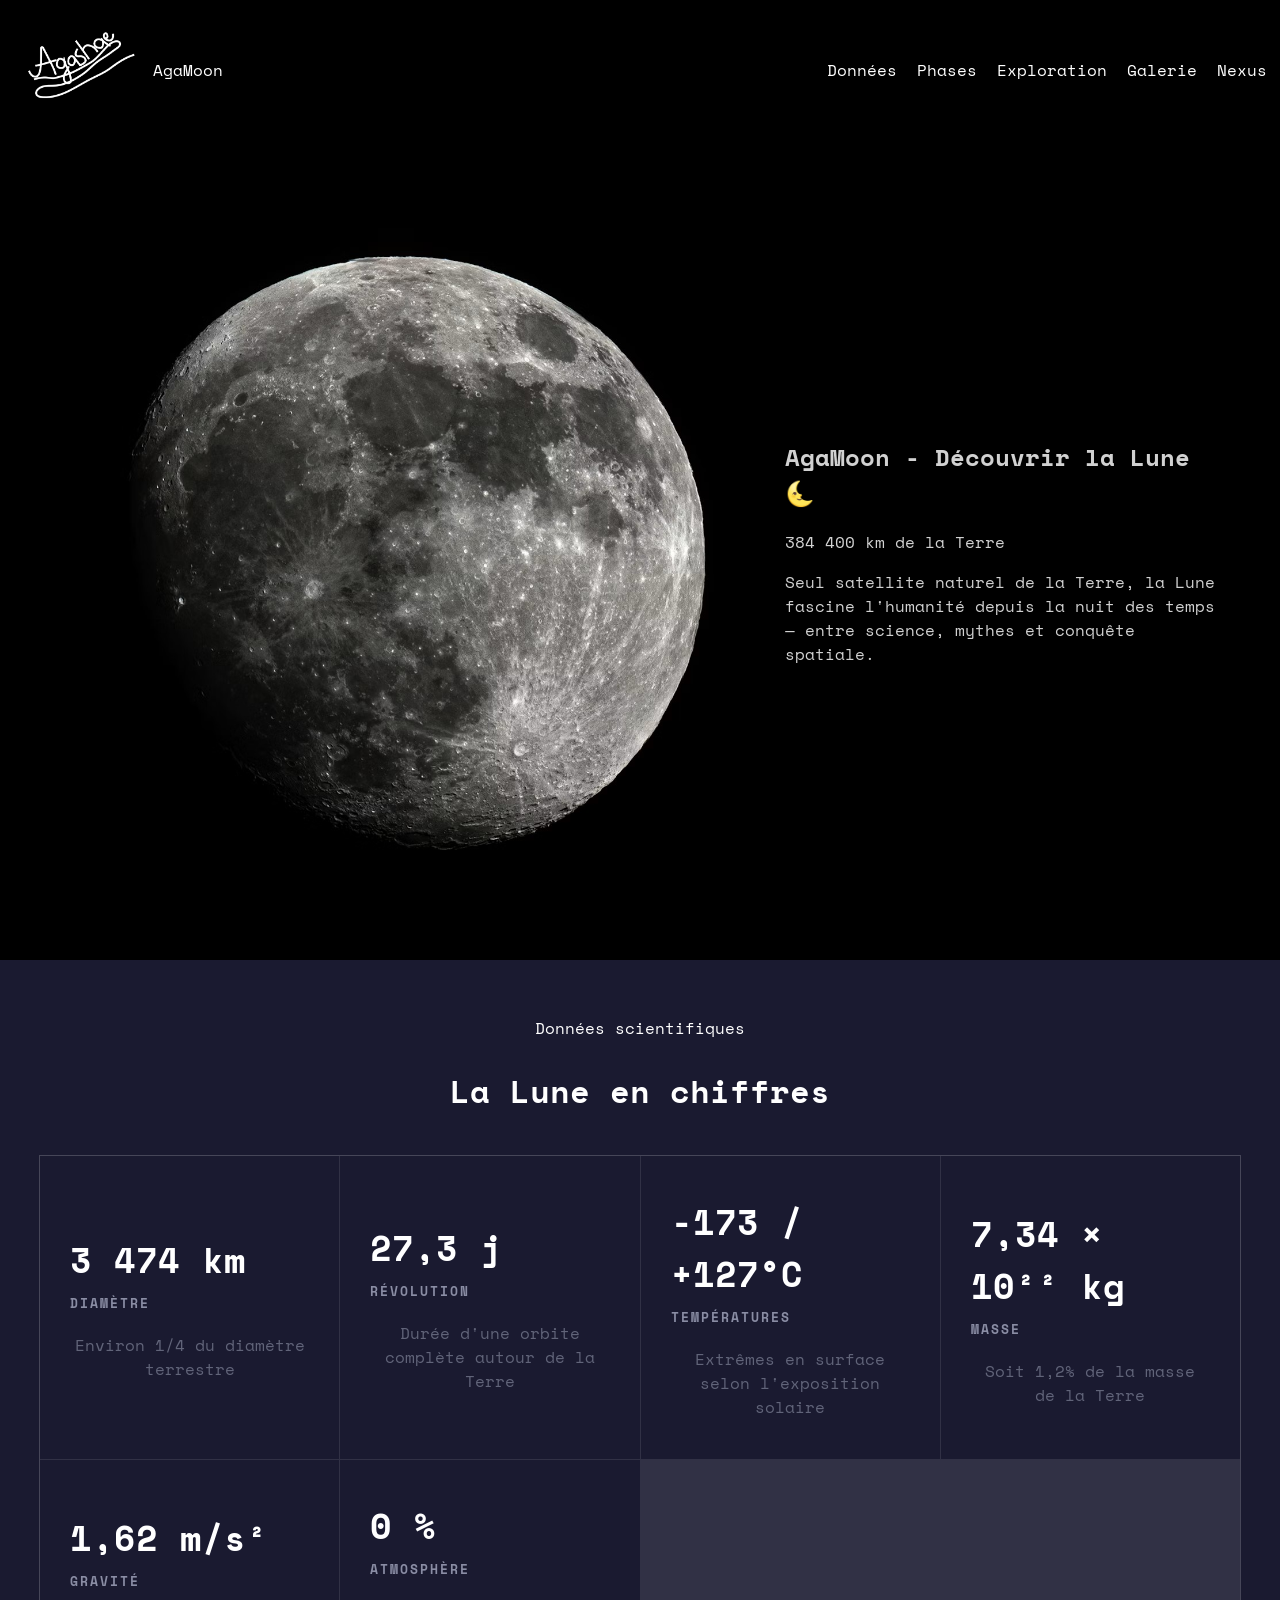
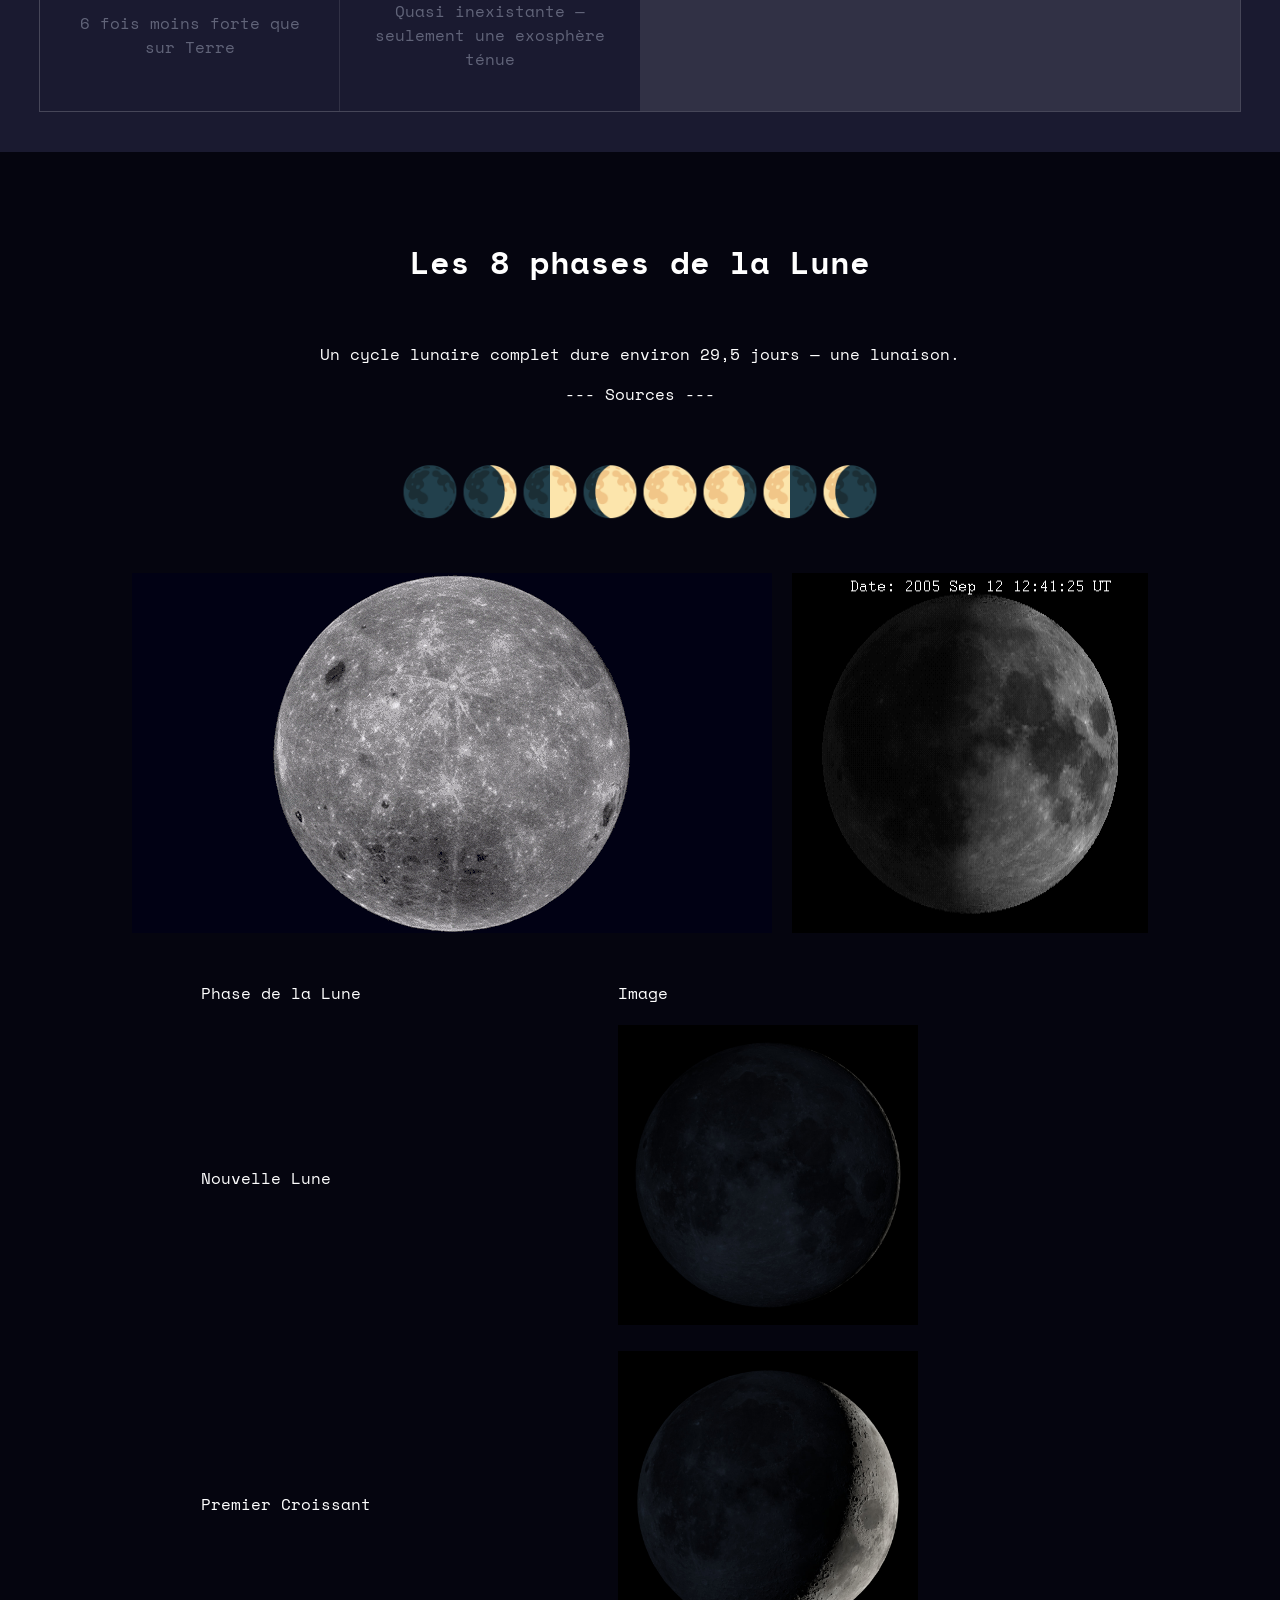
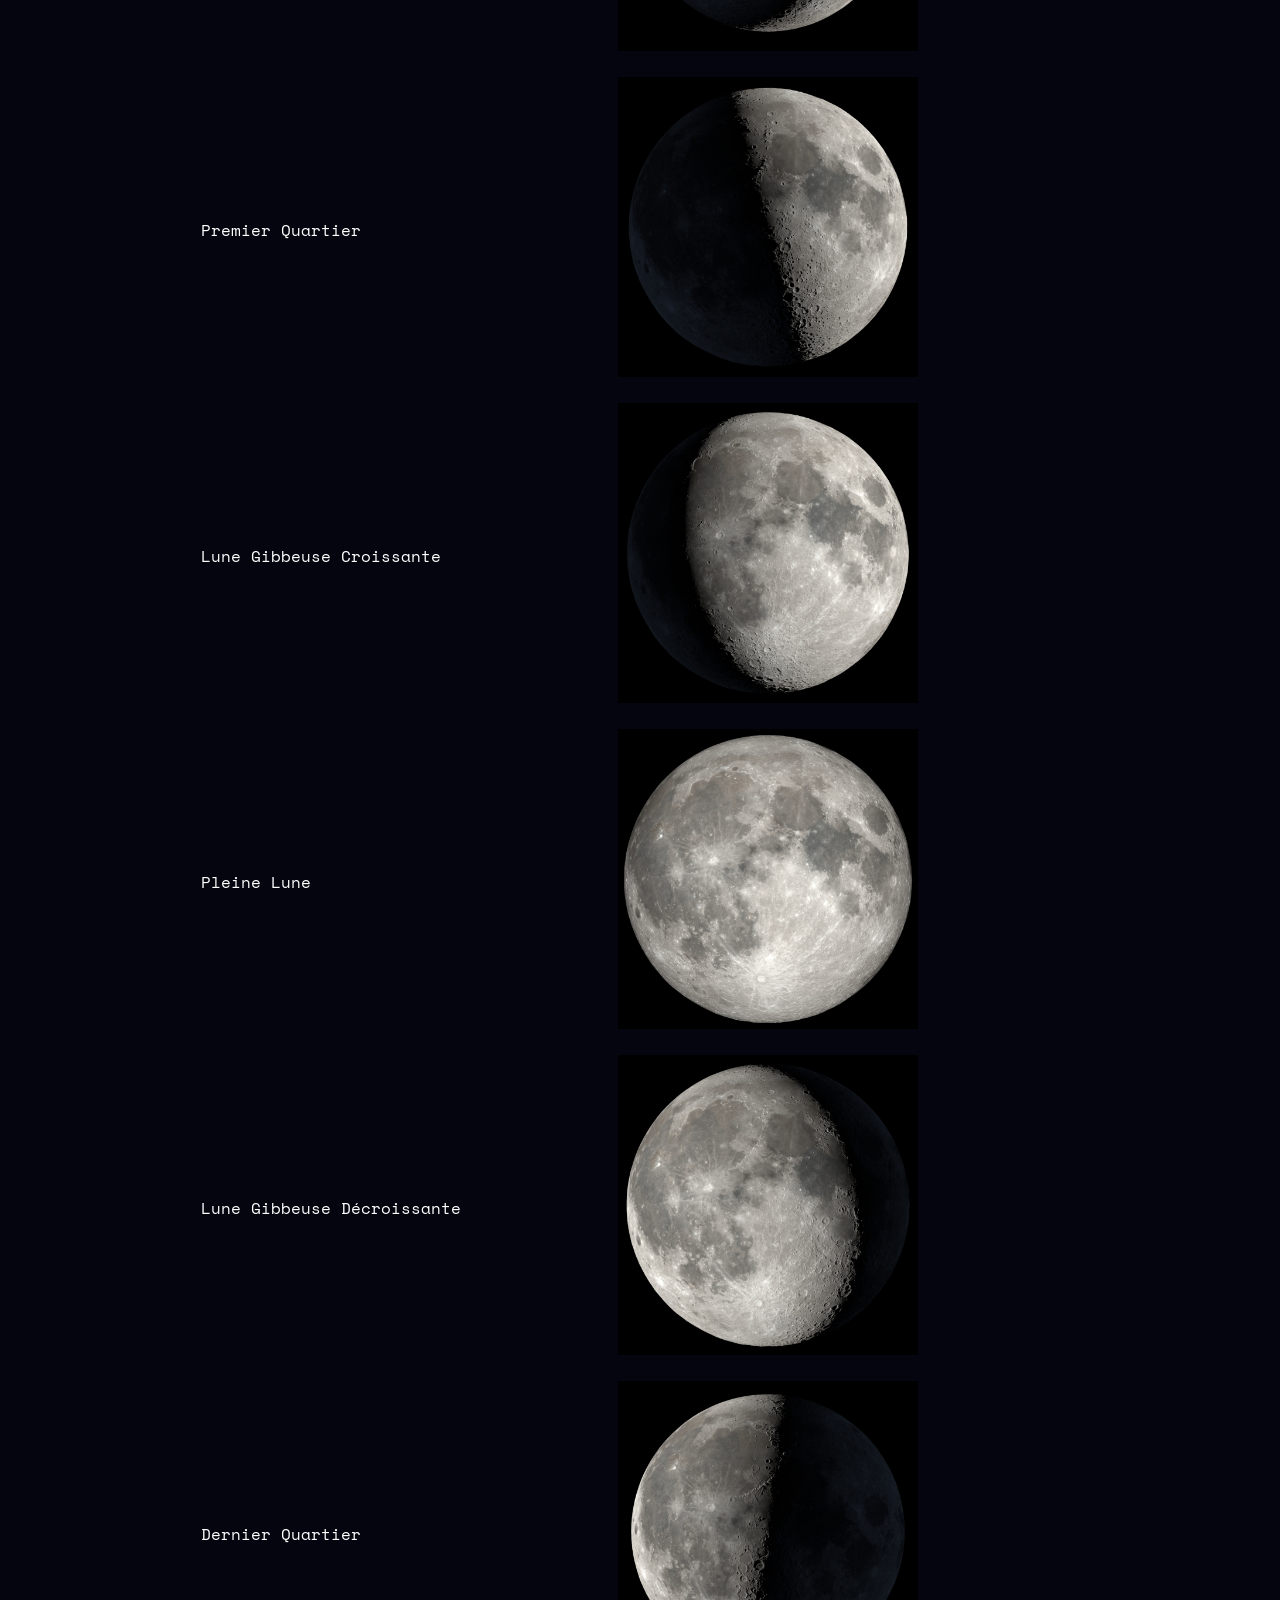
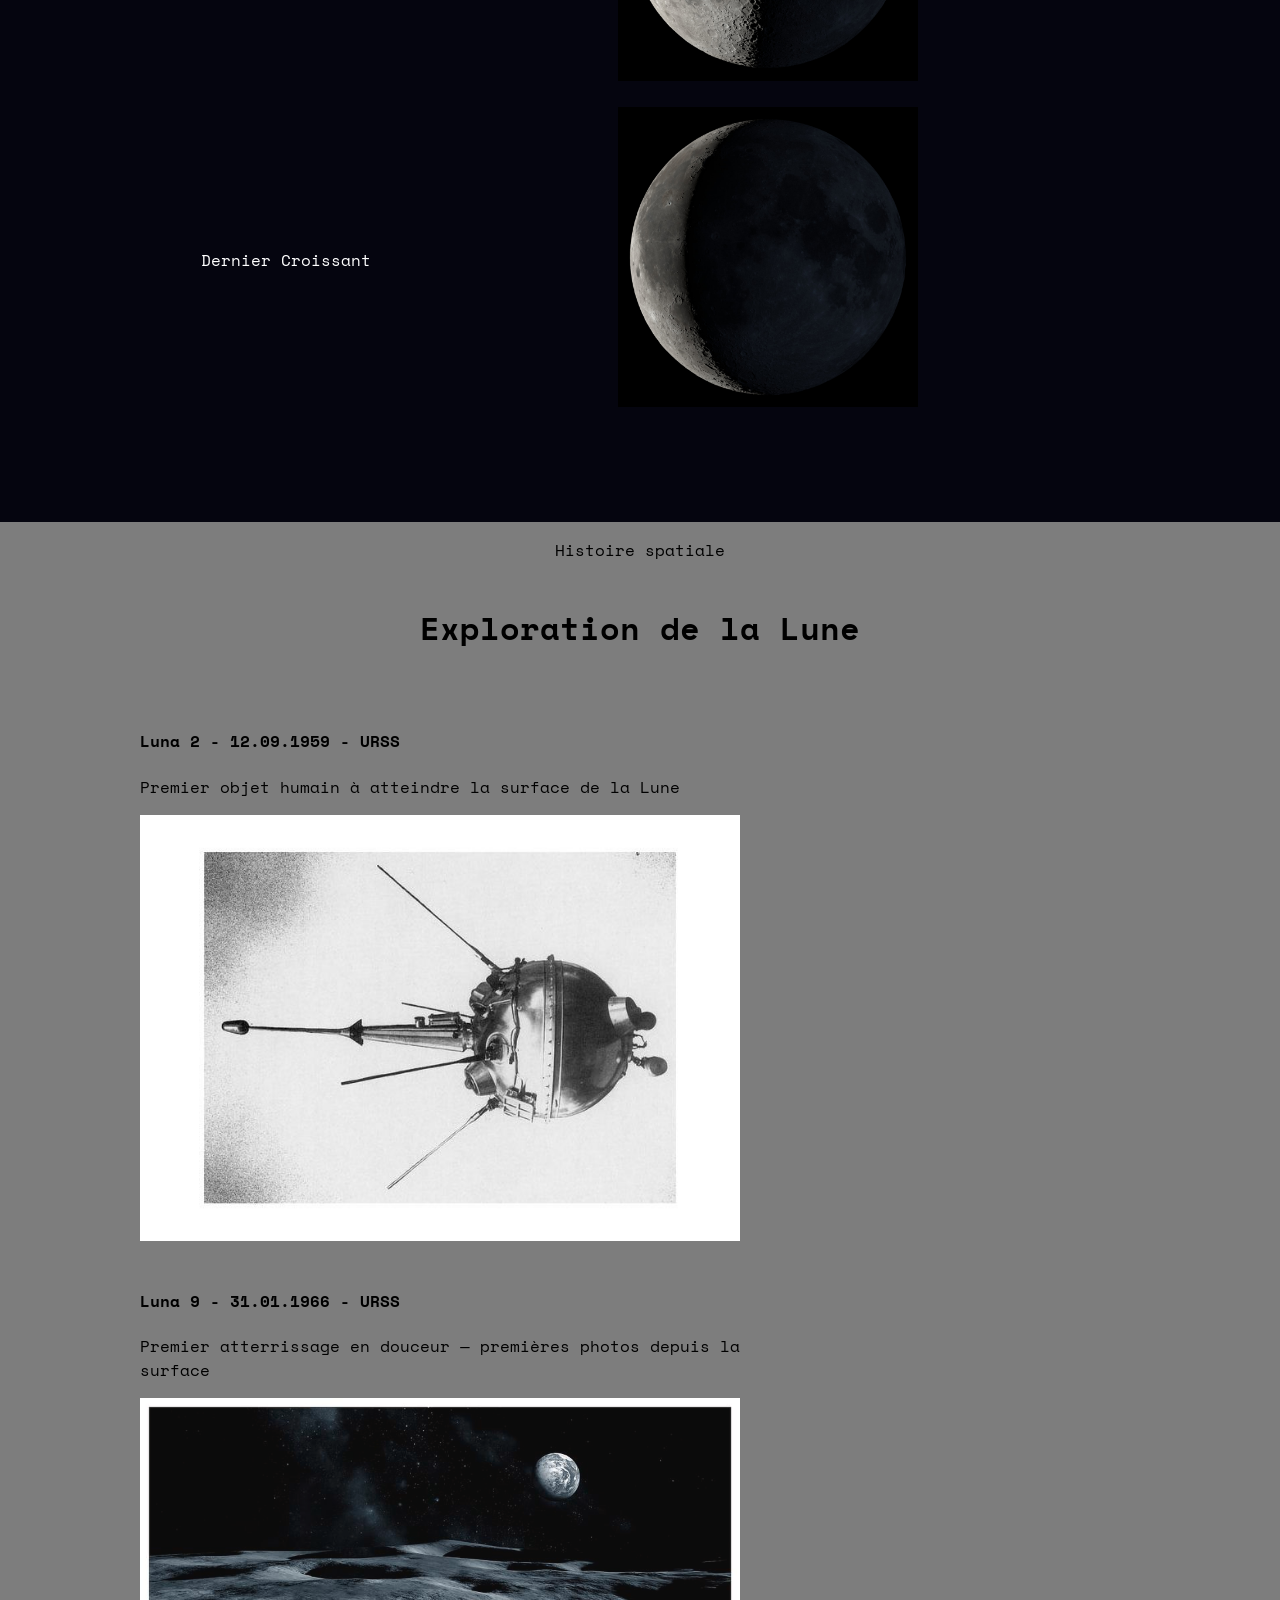
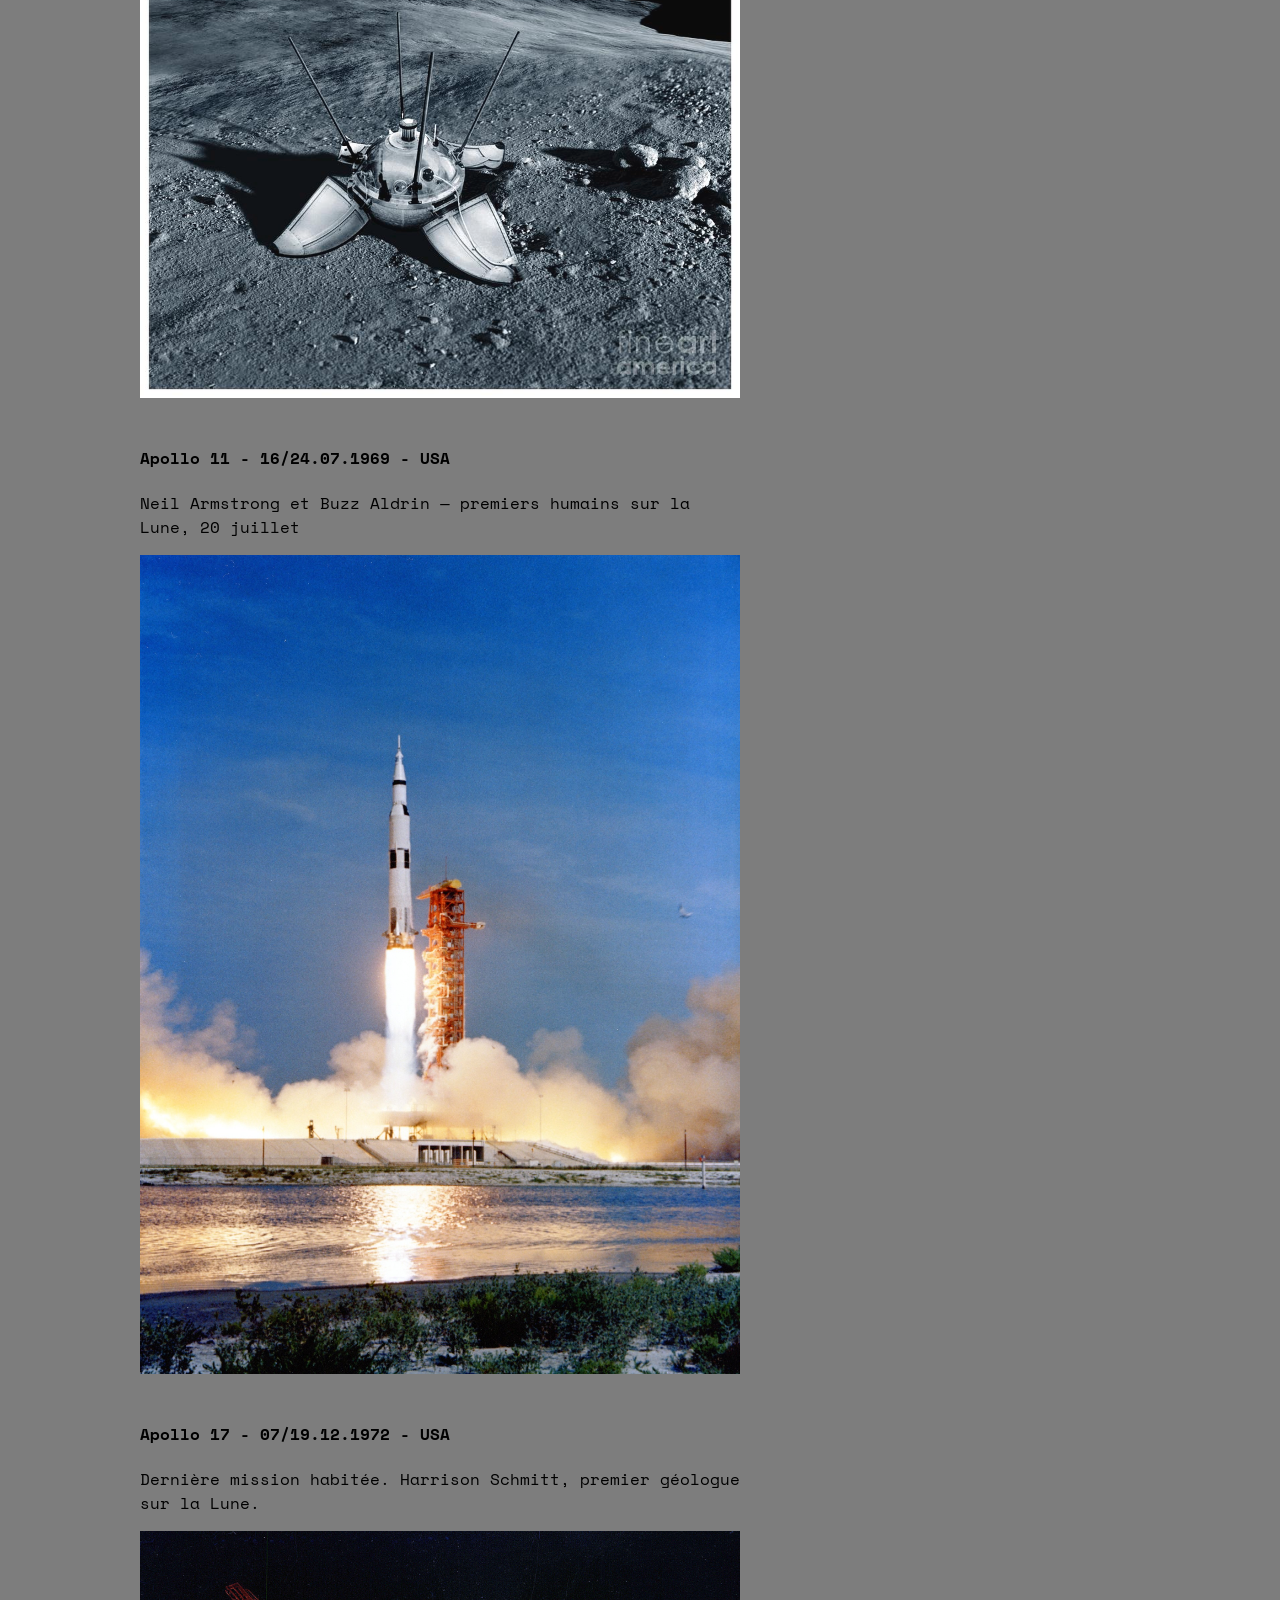
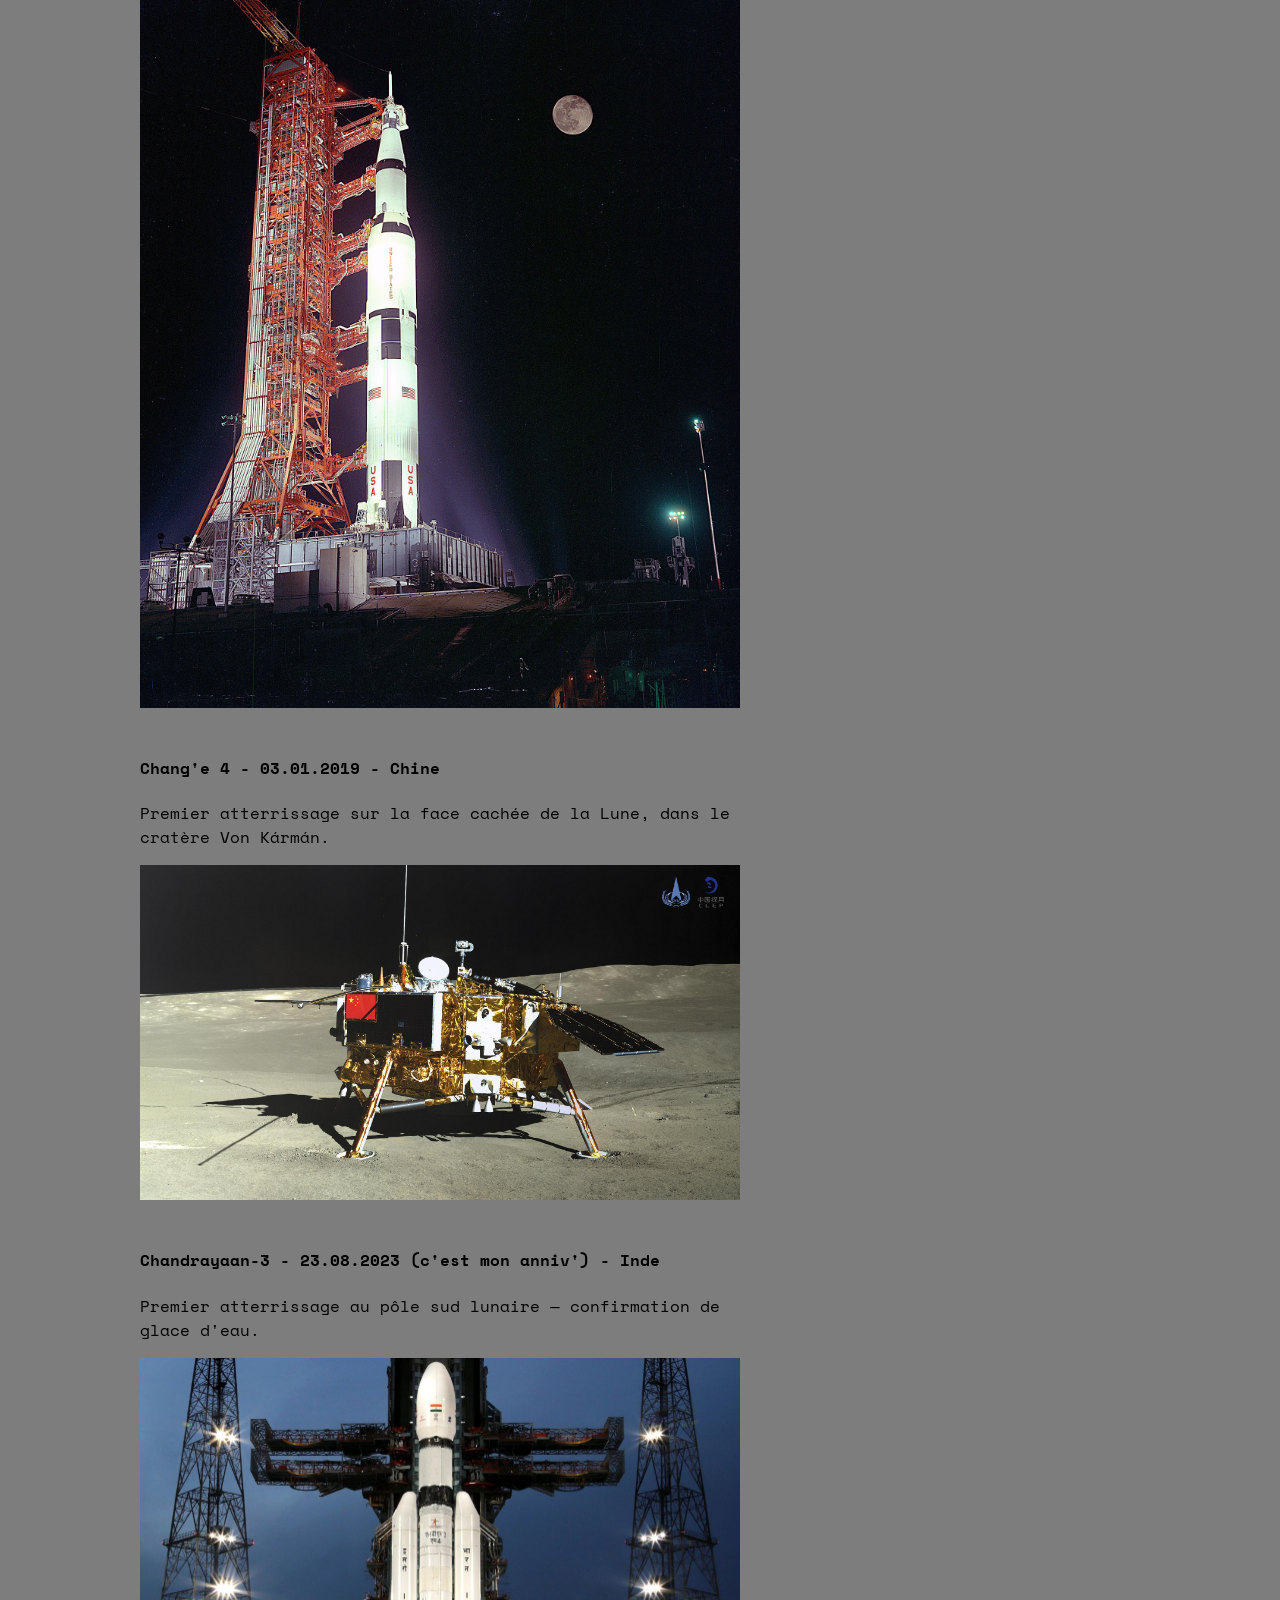
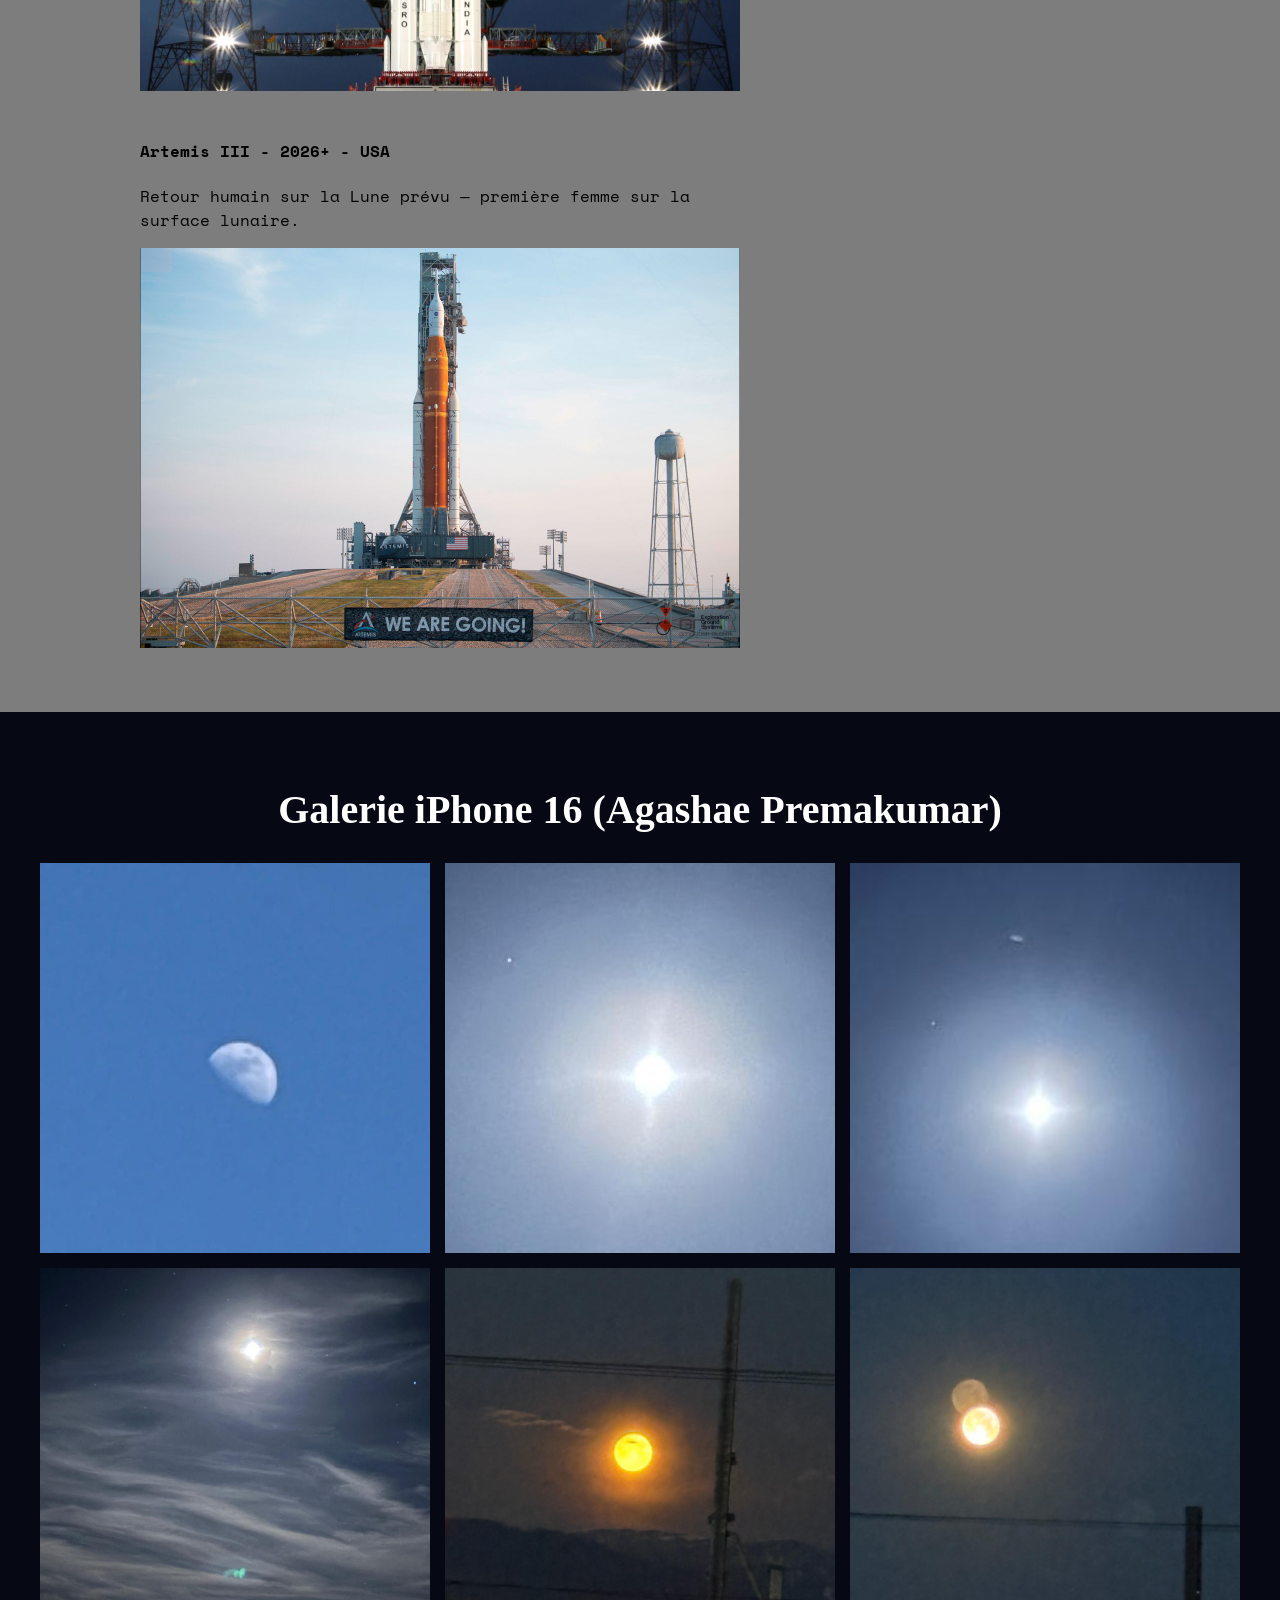
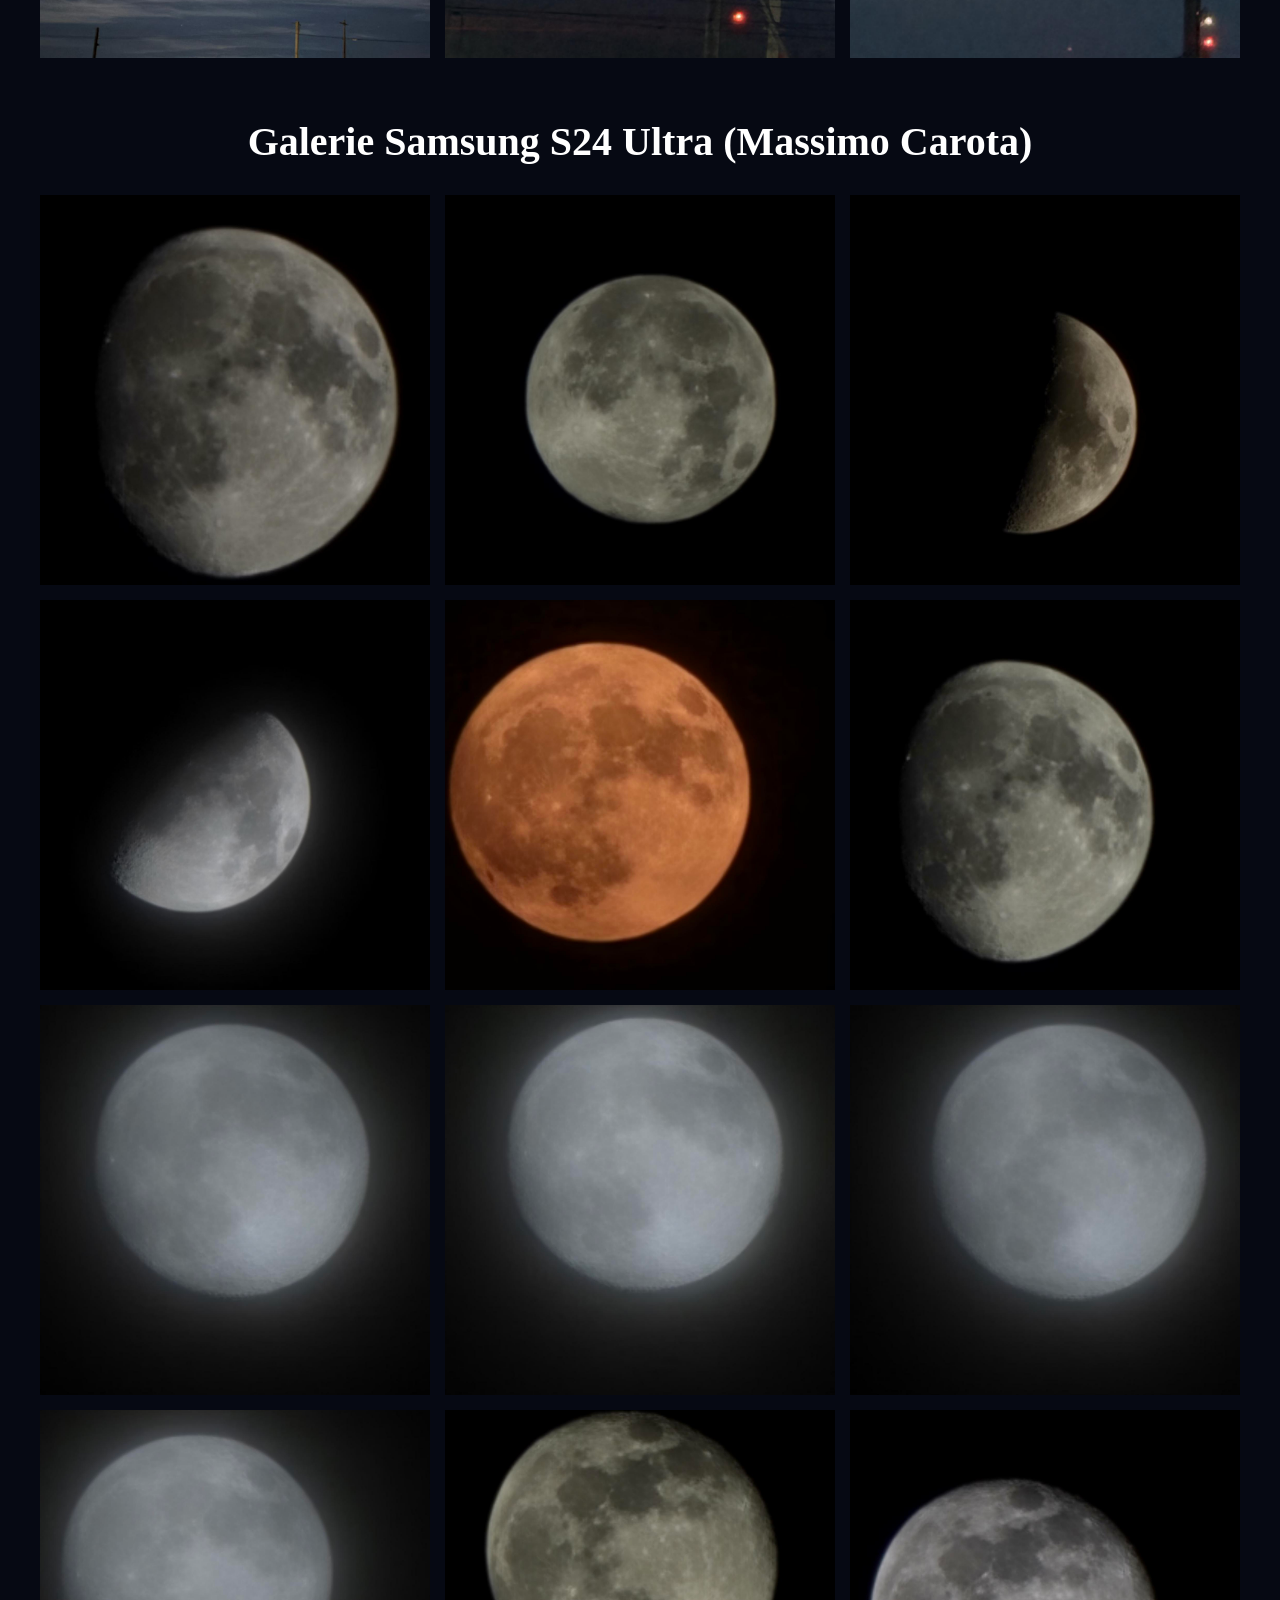
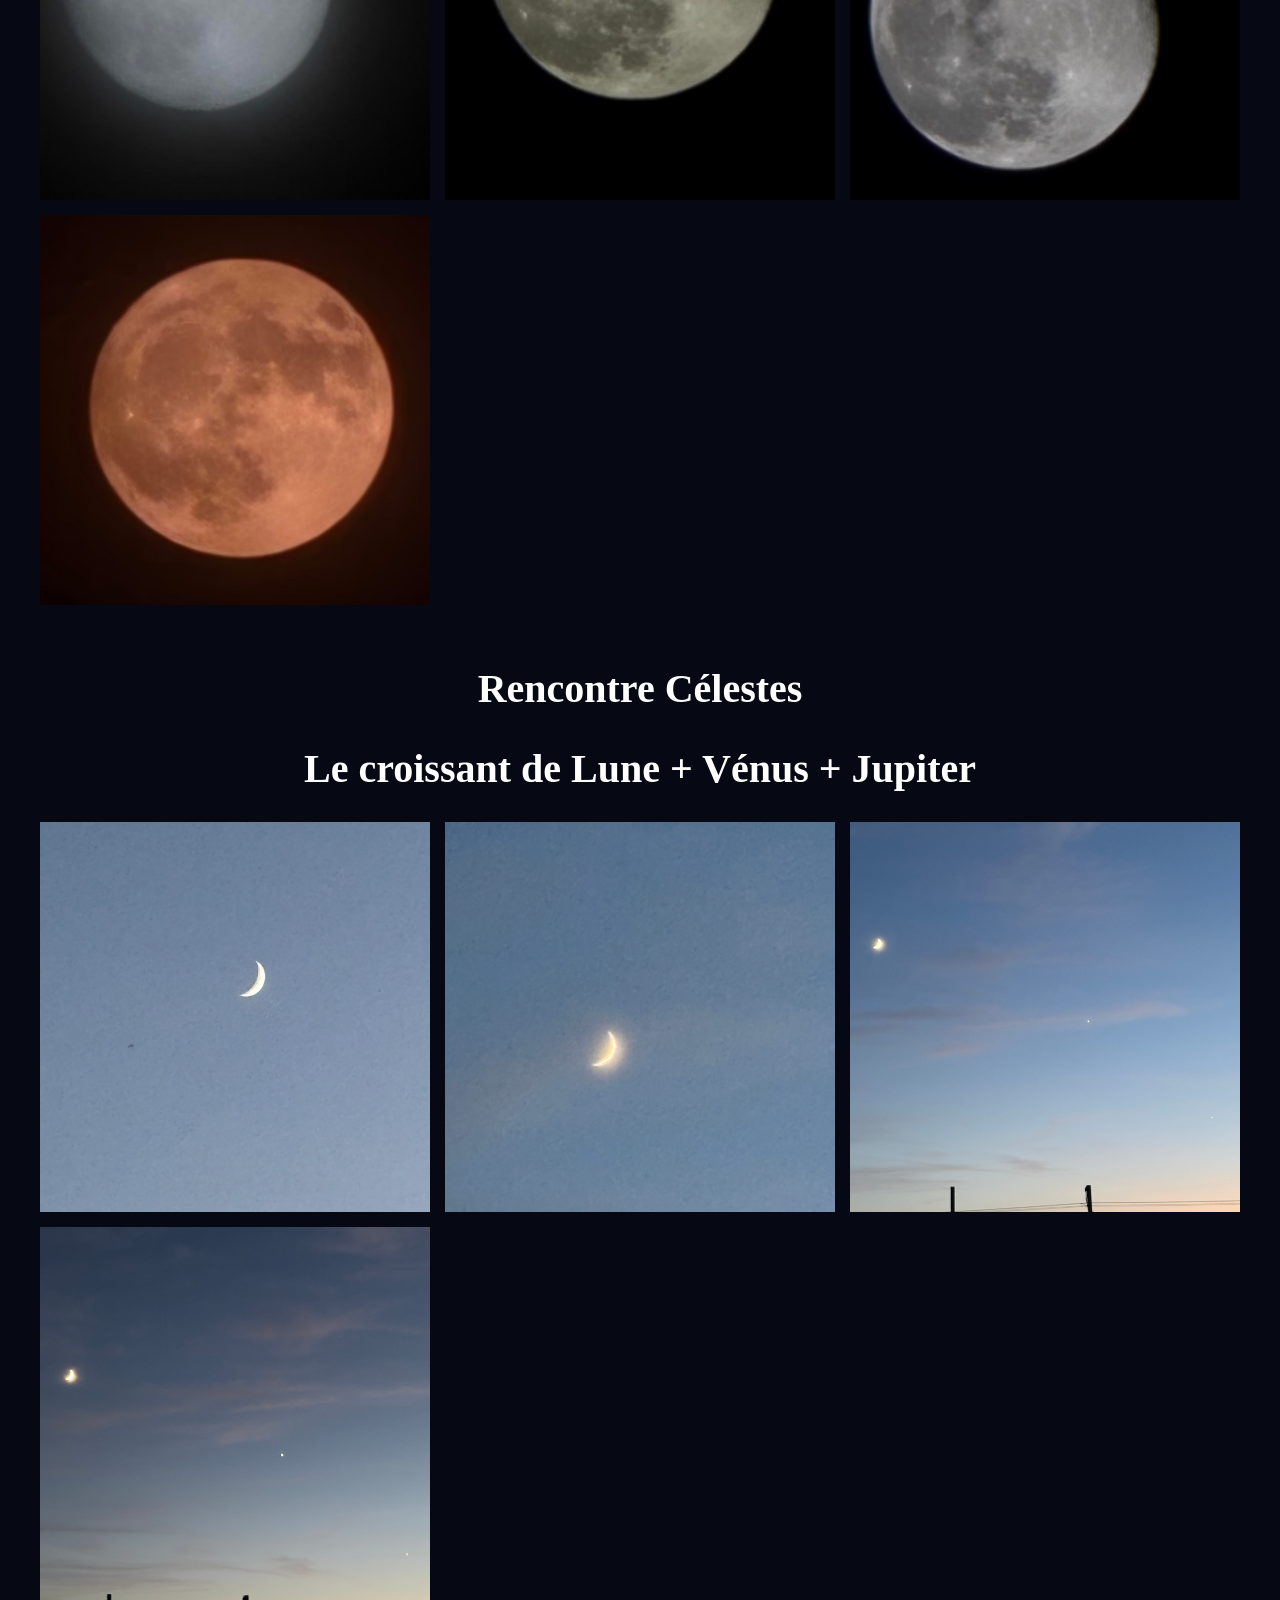
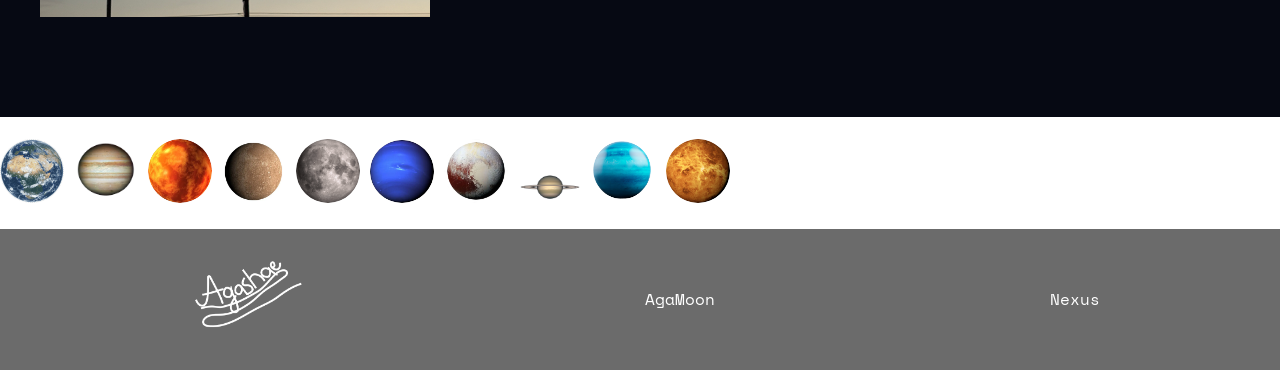
<file: index.html>
<!DOCTYPE html>
<html lang="fr">

<head>
    <meta charset="UTF-8">
    <meta name="viewport" content="width=device-width, initial-scale=1.0">
    <title>AgaMoon</title>
    <link rel="stylesheet" href="style.css">
    <link rel="manifest" href="manifest.json">
    <meta name="theme-color" content="#0a0a1a">
    <meta name="apple-mobile-web-app-capable" content="yes">
    <meta name="apple-mobile-web-app-status-bar-style" content="black-translucent">
    <meta name="apple-mobile-web-app-title" content="AgaMoon">
    <link rel="apple-touch-icon" href="LogoWebSite.png">
    <link href="https://fonts.googleapis.com/css2?family=Space+Mono:ital,wght@0,400;0,700;1,400;1,700&display=swap"
        rel="stylesheet">
</head>

<body>

    <nav>
        <div class="logo">
            <a href="https://github.com/Agashae"><img src="img/LogoWebSite.png" alt="Logo site web"></a>
            <a href="#Presentation">AgaMoon</a>
        </div>
        <ul class="menu-horizontal">
            <li><a href="#chiffres">Données</a></li>
            <li><a href="#Phases">Phases</a></li>
            <li><a href="#Exploration">Exploration</a></li>
            <li><a href="#Galerie">Galerie</a></li>
            <li><a href="https://odd-sky-d9db.agashaebeylight.workers.dev/HTML/Accueil/Accueil">Nexus</a></li>
        </ul>
    </nav>


    <section id="Presentation" class="Presentation">
        <img src="img/photo-1657637760839-772d81f3e334.jpg" width="60%" alt="Lune sans fond" class="lune">

        <div class="contenu-texte">
            <h1>AgaMoon - Découvrir la Lune 🌜</h1>
            <p class="distance">384 400 km de la Terre</p>
            <p>Seul satellite naturel de la Terre, la Lune fascine l'humanité depuis la nuit des temps — entre science,
                mythes et conquête spatiale.</p>
        </div>
    </section>

    <section class="chiffres" id="chiffres">

        <p>Données scientifiques</p>
        <h2>La Lune en chiffres</h2>

        <div class="grille-stats">
            <div class="carte-stat">
                <h3>3 474 km</h3>
                <span class="label">DIAMÈTRE</span>
                <p>Environ 1/4 du diamètre terrestre</p>
            </div>

            <div class="carte-stat">
                <h3>27,3 j</h3>
                <span class="label">RÉVOLUTION</span>
                <p>Durée d'une orbite complète autour de la Terre</p>
            </div>

            <div class="carte-stat">
                <h3>-173 / +127°C</h3>
                <span class="label">TEMPÉRATURES</span>
                <p>Extrêmes en surface selon l'exposition solaire</p>
            </div>

            <div class="carte-stat">
                <h3>7,34 × 10²² kg</h3>
                <span class="label">MASSE</span>
                <p>Soit 1,2% de la masse de la Terre</p>
            </div>

            <div class="carte-stat">
                <h3>1,62 m/s²</h3>
                <span class="label">GRAVITÉ</span>
                <p>6 fois moins forte que sur Terre</p>
            </div>

            <div class="carte-stat">
                <h3>0 %</h3>
                <span class="label">ATMOSPHÈRE</span>
                <p>Quasi inexistante — seulement une exosphère ténue</p>
            </div>
        </div>
    </section>



    <section class="Phases" id="Phases">
        <h2>Les 8 phases de la Lune</h2>
        <p>Un cycle lunaire complet dure environ 29,5 jours — une lunaison.</p>
        <a href="https://calendrierlunaire.org/phases-lunaires">--- Sources ---</a>
        <p class="MoonEmojis">
            🌑🌒🌓🌔🌕🌖🌗🌘
        </p>

        <div>
            <img src="img/moon-29.gif" alt="La lune en GIF" class="aura">
            <img src="img/8Phases/lune-libration-phases.gif" alt="lune-libration-phases" class="aura">
        </div>

        <table>
            <tr>
                <td>Phase de la Lune</td>
                <td>Image</td>
            </tr>
            <tr>
                <td>Nouvelle Lune</td>
                <td><img src="img/8Phases/phase-nouvelle-lune.jpg" alt="phase-nouvelle-lune"></td>
            </tr>
            <tr>
                <td>Premier Croissant</td>
                <td><img src="img/8Phases/premier-croissant.jpg" alt="phase-premier-quartier"></td>
            </tr>
            <tr>
                <td>Premier Quartier</td>
                <td><img src="img/8Phases/phase-premier-quartier.jpg" alt="phase-premier-quartier"></td>
            </tr>
            <tr>
                <td>Lune Gibbeuse Croissante</td>
                <td><img src="img/8Phases/phase-gibbeuse-croissante.jpg" alt="phase-gibbeuse-croissante"></td>
            </tr>
            <tr>
                <td>Pleine Lune</td>
                <td><img src="img/8Phases/phase-pleine-lune.jpg" alt="phase-pleine-lune"></td>
            </tr>
            <tr>
                <td>Lune Gibbeuse Décroissante</td>
                <td><img src="img/8Phases/phase-gibbeuse-decroissante.jpg" alt="phase-gibbeuse-decroissante"></td>
            </tr>
            <tr>
                <td>Dernier Quartier</td>
                <td><img src="img/8Phases/phase-dernier-quartier.jpg" alt="phase-dernier-quartier"></td>
            </tr>
            <tr>
                <td>Dernier Croissant</td>
                <td><img src="img/8Phases/dernier-croissant.jpg" alt="dernier-croissant"></td>
            </tr>
        </table>

    </section>

    <section class="Exploration" id="Exploration">
        <p>Histoire spatiale</p>
        <h2>Exploration de la Lune</h2>

        <ul>
            <li>
                <h4>Luna 2 - 12.09.1959 - URSS</h4>
                <p>Premier objet humain à atteindre la surface de la Lune</p>
                <img src="img/Luna2.jpg" alt="Luna2">
            </li>
            <li>
                <h4>Luna 9 - 31.01.1966 - URSS</h4>
                <p>Premier atterrissage en douceur — premières photos depuis la surface</p>
                <img src="img/Luna9.jpg" alt="Luna9">
            </li>
            <li>
                <h4>Apollo 11 - 16/24.07.1969 - USA</h4>
                <p>Neil Armstrong et Buzz Aldrin — premiers humains sur la Lune, 20 juillet</p>
                <img src="img/Apollo11.jpg" alt="Apollo11">
            </li>
            <li>
                <h4>Apollo 17 - 07/19.12.1972 - USA</h4>
                <p>Dernière mission habitée. Harrison Schmitt, premier géologue sur la Lune.</p>
                <img src="img/Apollo17.jpg" alt="Apollo 17">
            </li>
            <li>
                <h4>Chang'e 4 - 03.01.2019 - Chine</h4>
                <p>Premier atterrissage sur la face cachée de la Lune, dans le cratère Von Kármán.</p>
                <img src="img/Chang'e 4.jpg" alt="Chang'e 4">
            </li>
            <li>
                <h4>Chandrayaan-3 - 23.08.2023 (c'est mon anniv') - Inde</h4>
                <p>Premier atterrissage au pôle sud lunaire — confirmation de glace d'eau.</p>
                <img src="img/Chandrayaan-3.jpg" alt="Chandrayaan-3">
            </li>
            <li>
                <h4>Artemis III - 2026+ - USA</h4>
                <p>Retour humain sur la Lune prévu — première femme sur la surface lunaire.</p>
                <img src="img/artemis-3.jpg" alt="Artemis III">
            </li>
        </ul>

    </section>

    <section class="Galerie" id="Galerie">

        <div class="galerie-container">
            <h2>Galerie iPhone 16 (Agashae Premakumar)</h2>
            <div class="galerie-grid">
                <div class="item panorama"><img src="img/MoonPhotos/Agashae/026-06-03_Quartier_Jour_CielBleu.png.jpeg"
                        alt="Quartier Jour Ciel Bleu"></div>
                <div class="item verticale"><img src="img/MoonPhotos/Agashae/2026-06-03_Lune_Brillante_Halo.png.jpeg"
                        alt="Lune Brillante Halo"></div>
                <div class="item"><img src="img/MoonPhotos/Agashae/2026-06-03_Lune_Fenetre.png.jpeg" alt="Lune Fenetre">
                </div>
                <div class="item"><img src="img/MoonPhotos/Agashae/2026-06-03_Lune_Nuages_Effet.png.jpeg"
                        alt="Lune Nuages Effet"></div>
                <div class="item large"><img src="img/MoonPhotos/Agashae/2026-06-03_Pleine_Orange_Poteau.png.jpeg"
                        alt="Pleine Orange Poteau"></div>
                <div class="item"><img src="img/MoonPhotos/Agashae/2026-06-03_Pleine_Reflet.png.jpeg"
                        alt="Pleine Reflet"></div>
            </div>
        </div>

        <div class="galerie-container">
            <h2>Galerie Samsung S24 Ultra (Massimo Carota)</h2>
            <div class="galerie-grid">
                <div class="item panorama"><img src="img/MoonPhotos/Massimo/2026-06-05_Gibbeuse_Detaillee_01.png.jpg"
                        alt="Gibbeuse Detaillee 01"></div>
                <div class="item verticale"><img src="img/MoonPhotos/Massimo/2026-06-05_Pleine_Claire_01.png.jpg"
                        alt="Pleine Claire 01"></div>
                <div class="item"><img src="img/MoonPhotos/Massimo/2026-06-05_Croissant.png.jpg" alt="Croissant"></div>
                <div class="item"><img src="img/MoonPhotos/Massimo/2026-06-05_Quartier.png.jpg" alt="Quartier"></div>
                <div class="item large"><img src="img/MoonPhotos/Massimo/2026-06-05_Pleine_Rousse_01.png.jpg"
                        alt="Pleine Rousse 01"></div>
                <div class="item"><img src="img/MoonPhotos/Massimo/2026-06-05_Gibbeuse_Detaillee_02.png.jpg"
                        alt="Gibbeuse Detaillee 02"></div>
                <div class="item"><img src="img/MoonPhotos/Massimo/2026-06-05_Pleine_Brumeux_01.png.jpg"
                        alt="Pleine Brumeux 01"></div>
                <div class="item"><img src="img/MoonPhotos/Massimo/2026-06-05_Pleine_Brumeux_02.png.jpg"
                        alt="Pleine Brumeux 02"></div>
                <div class="item"><img src="img/MoonPhotos/Massimo/2026-06-05_Pleine_Brumeux_03.png.jpg"
                        alt="Pleine Brumeux 03"></div>
                <div class="item"><img src="img/MoonPhotos/Massimo/2026-06-05_Pleine_Brumeux_04.png.jpg"
                        alt="Pleine Brumeux 04"></div>
                <div class="item"><img src="img/MoonPhotos/Massimo/2026-06-05_Pleine_Claire_02.png.jpg"
                        alt="Pleine Claire 02"></div>
                <div class="item"><img src="img/MoonPhotos/Massimo/2026-06-05_Pleine_Claire_03.png.jpg"
                        alt="Pleine Claire 03"></div>
                <div class="item"><img src="img/MoonPhotos/Massimo/2026-06-05_Pleine_Rousse_02.png.jpg"
                        alt="Pleine Rousse 02"></div>
            </div>
        </div>

        <div class="galerie-container">
            <h2>Rencontre Célestes</h2>
            <h2>Le croissant de Lune + Vénus + Jupiter</h2>
            <div class="galerie-grid">
                <div class="item panorama">
                    <img src="img/Planetes/IMG_3247.jpeg" alt="Alignement Lune et Planètes au crépuscule">
                </div>
                <div class="item">
                    <img src="img/Planetes/IMG_3255.jpeg" alt="Gros plan sur une planète brillante">
                </div>
                <div class="item">
                    <img src="img/Planetes/IMG_3263.jpeg" alt="Gros plan croissant de Lune ou astre">
                </div>
                <div class="item verticale">
                    <img src="img/Planetes/IMG_3273.jpeg"
                        alt="Croissant de Lune et planètes au-dessus de la ligne d'horizon">
                </div>
            </div>
        </div>
    </section>


    <div class="animation-container">
        <img src="img/Transparent/earth.png" class="roulant" alt="Terre qui roule">
        <img src="img/Transparent/Jupiter.png" class="roulant" alt="Jupiter qui roule">
        <img src="img/Transparent/Mars.webp" class="roulant" alt="Mars qui roule">
        <img src="img/Transparent/Mercure.webp" class="roulant" alt="Mercure qui roule">
        <img src="img/Transparent/MoonTransparent.png" class="roulant" alt="Lune qui roule">
        <img src="img/Transparent/Neptune.webp" class="roulant" alt="Neptune qui roule">
        <img src="img/Transparent/Pluton.webp" class="roulant" alt="Pluton qui roule">
        <img src="img/Transparent/Saturn_from_Hubble.png" class="roulant" alt="Saturne qui roule">
        <img src="img/Transparent/Uranus.png" class="roulant" alt="Uranus qui roule">
        <img src="img/Transparent/Venus-PNG-Background.png" class="roulant" alt="Vénus qui roule">
    </div>


    <footer>

        <a href="https://github.com/Agashae"><img src="img/LogoWebSite.png" alt="Logo site web"></a>
        <a href="#Presentation">AgaMoon</a>
        <a href="https://odd-sky-d9db.agashaebeylight.workers.dev/HTML/Accueil/Accueil">Nexus</a>
    </footer>

    <script>
        if ("serviceWorker" in navigator) {
            window.addEventListener("load", () => {
                navigator.serviceWorker
                    .register("service-worker.js")
                    .then((reg) => console.log("[PWA] Service Worker enregistré :", reg.scope))
                    .catch((err) => console.error("[PWA] Erreur :", err));
            });
        }
    </script>

</body>

</html>
</file>
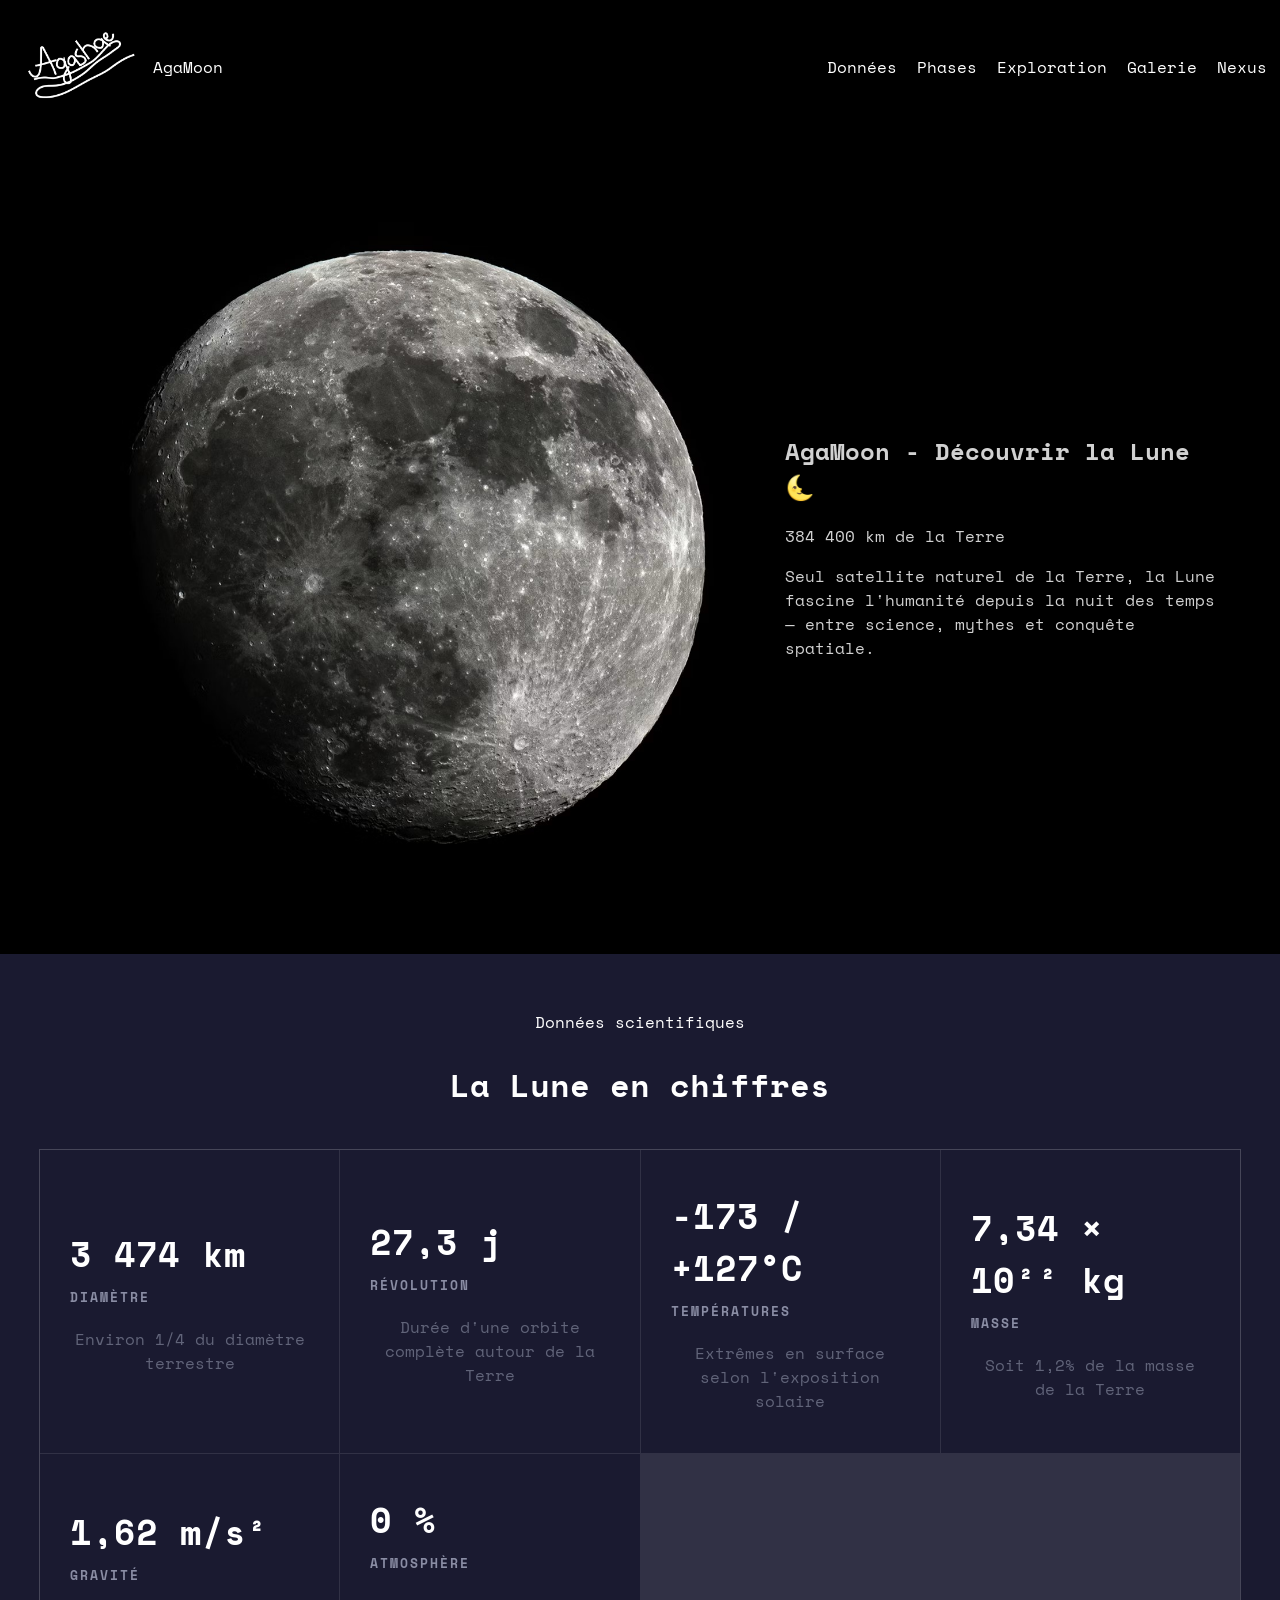
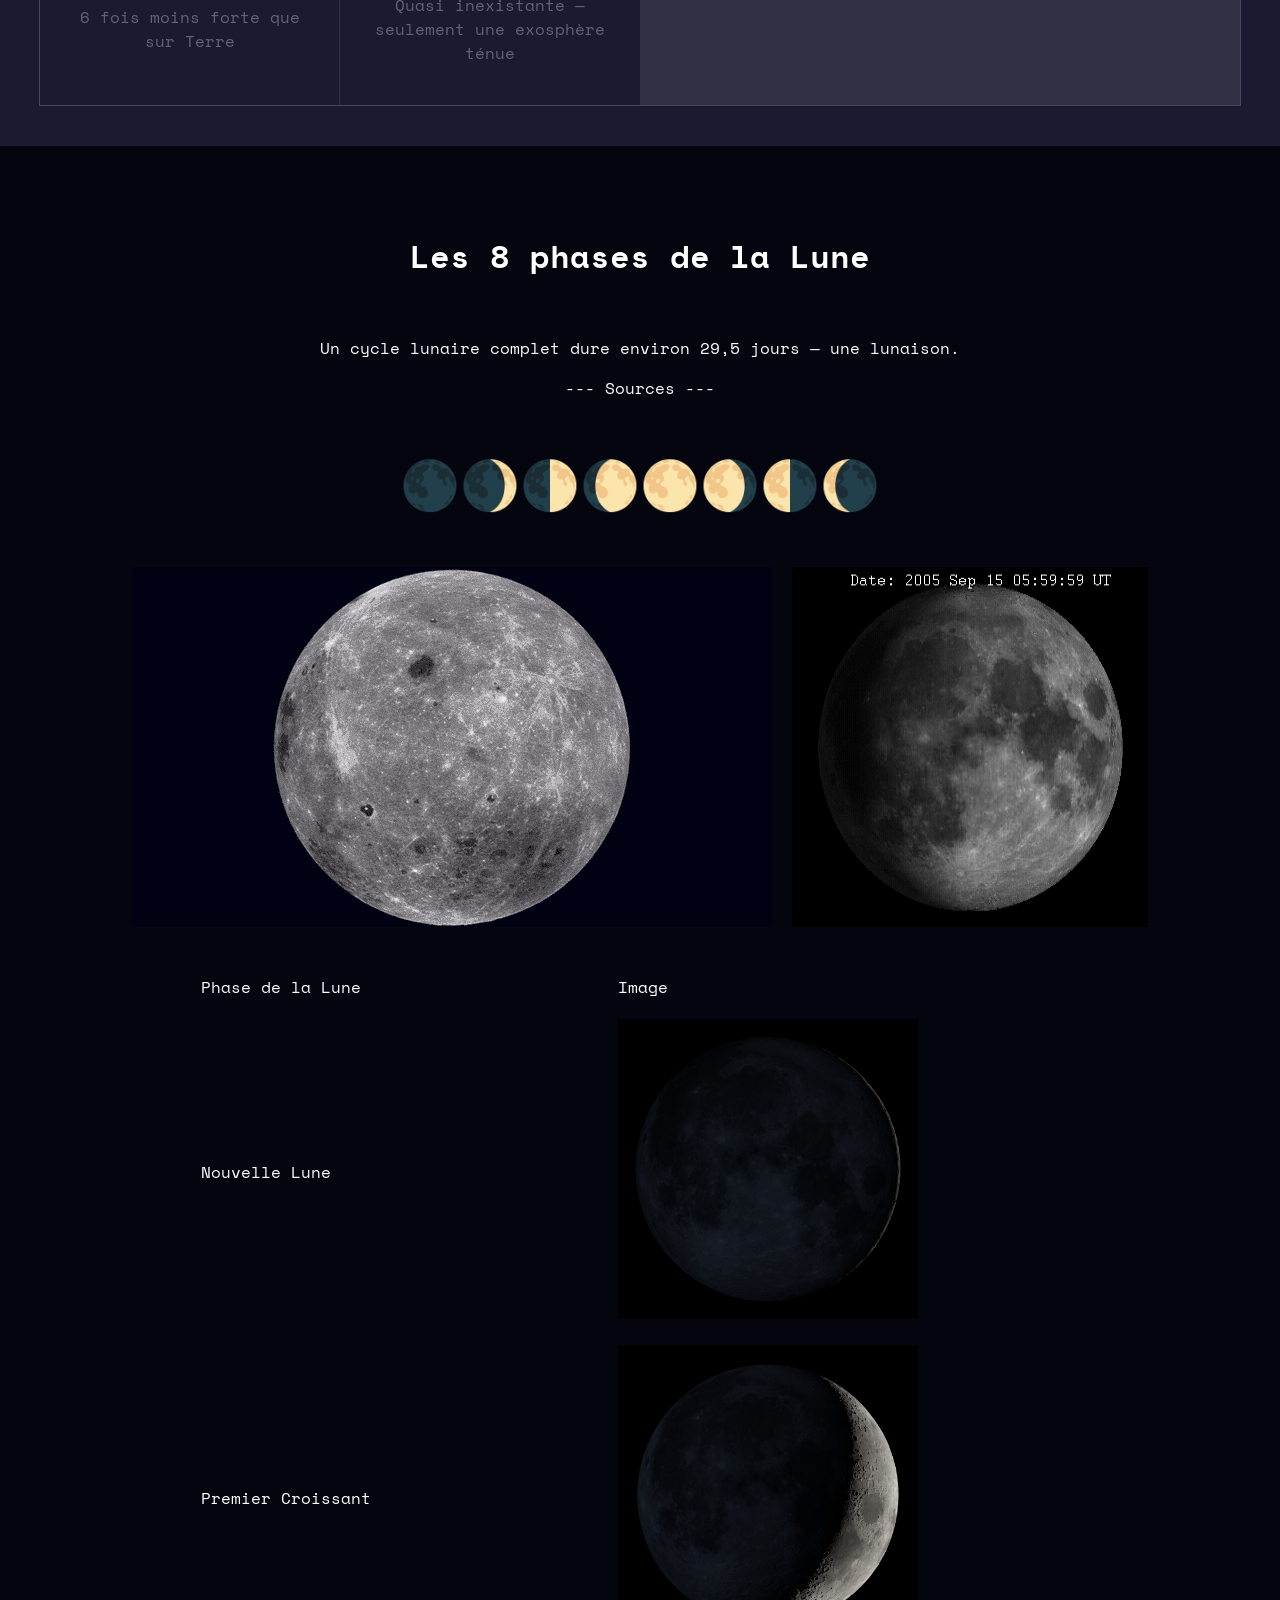
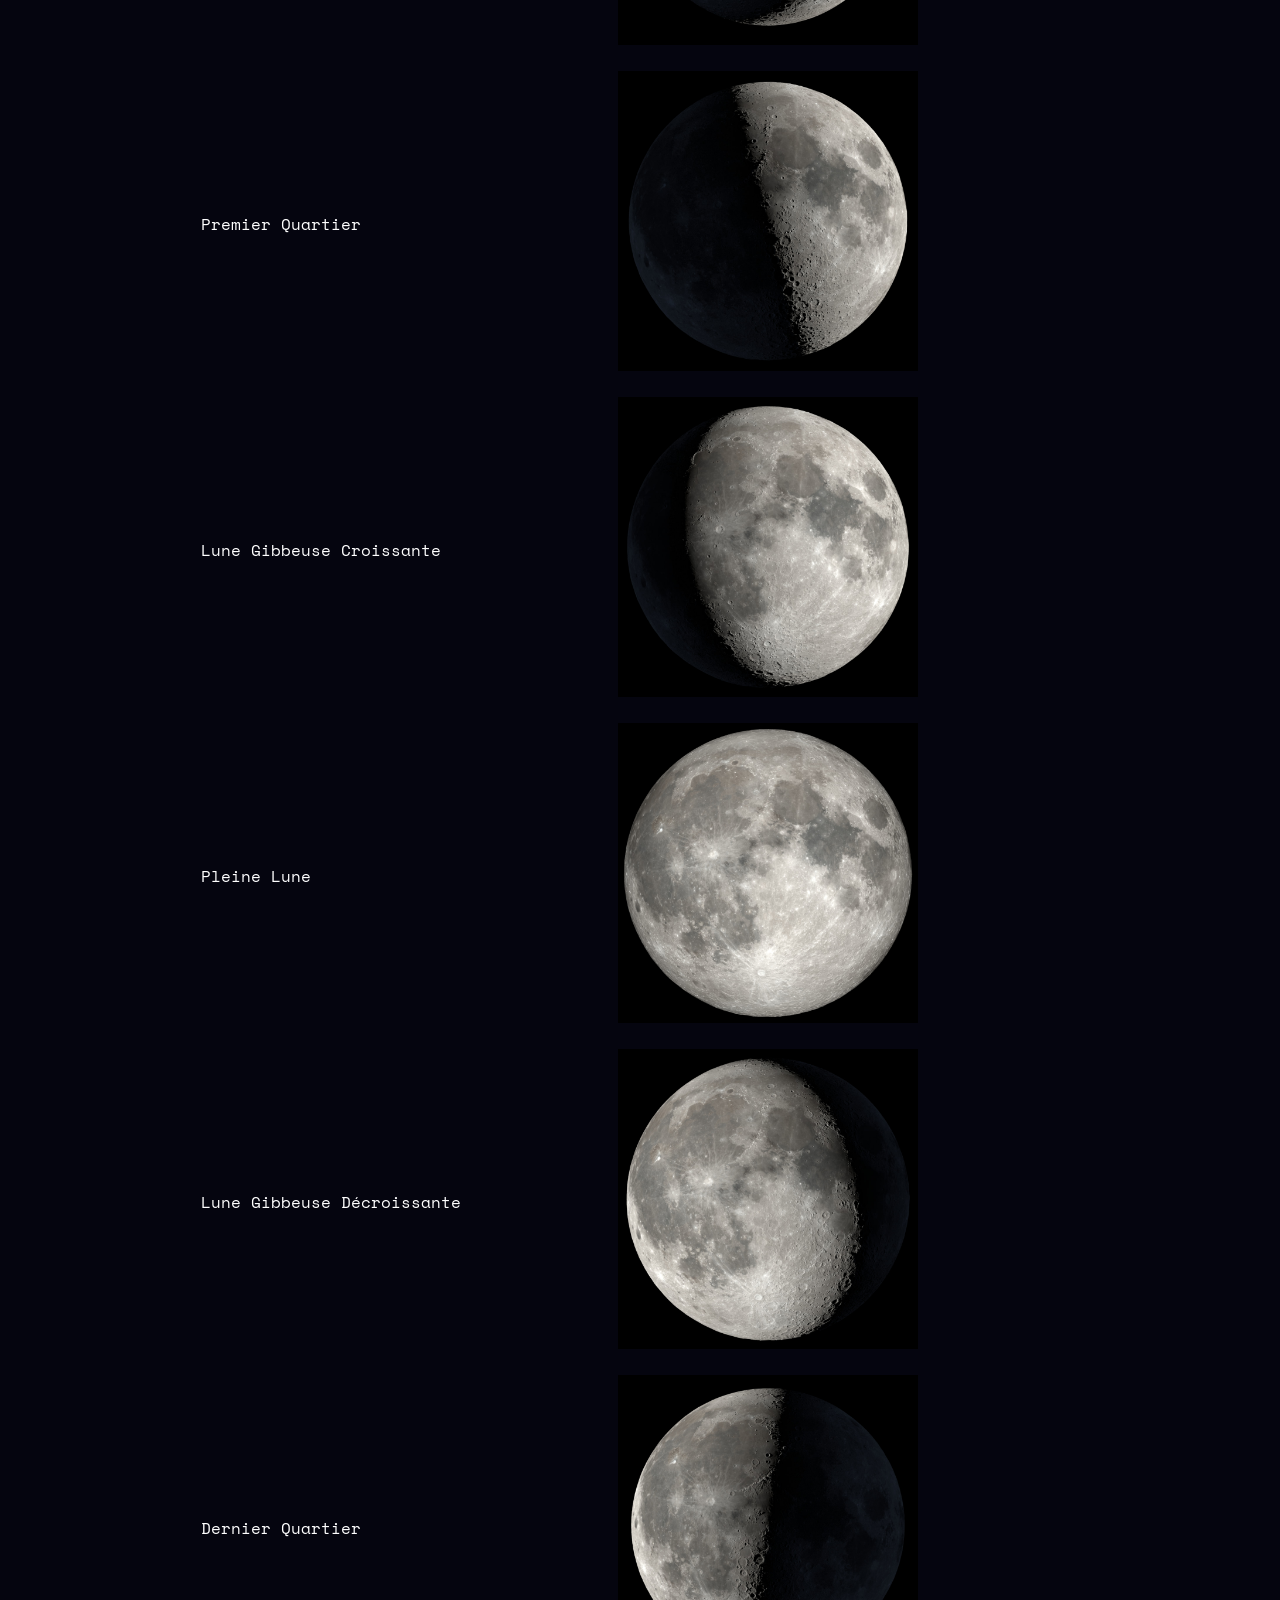
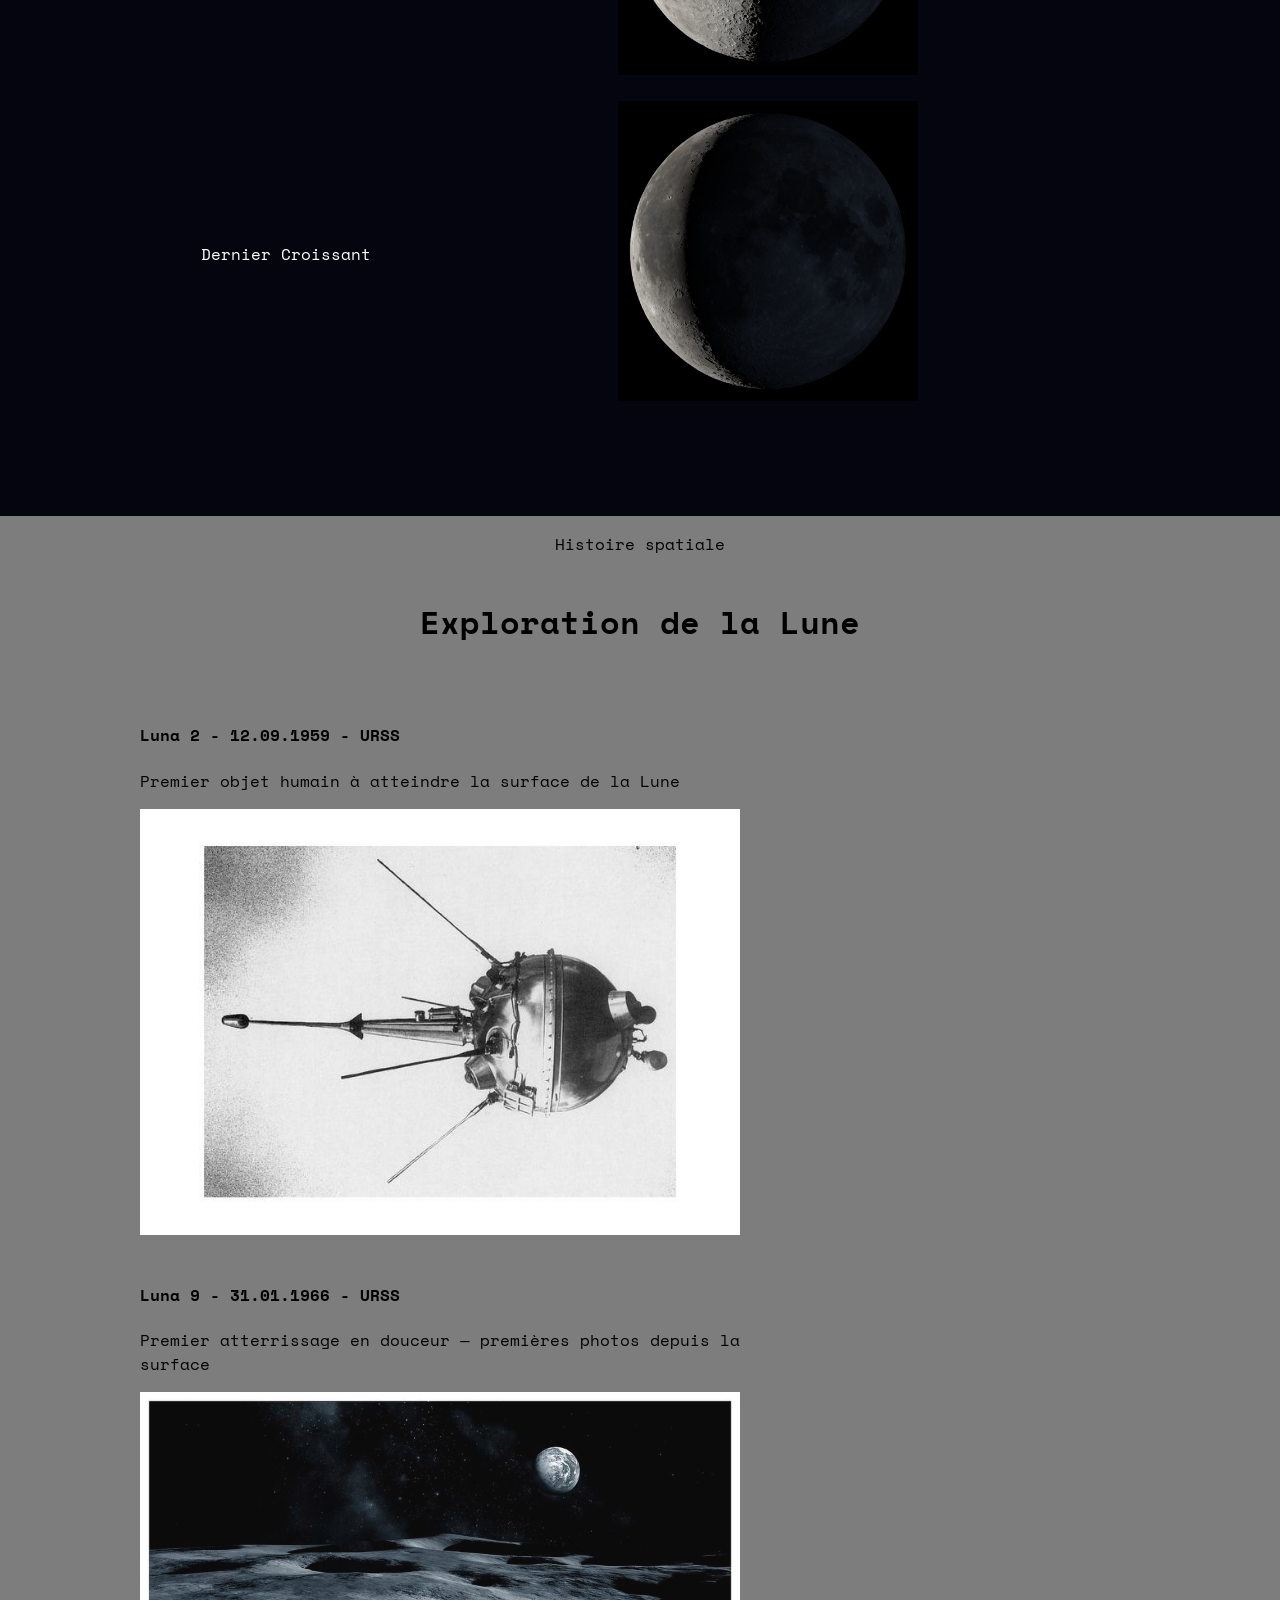
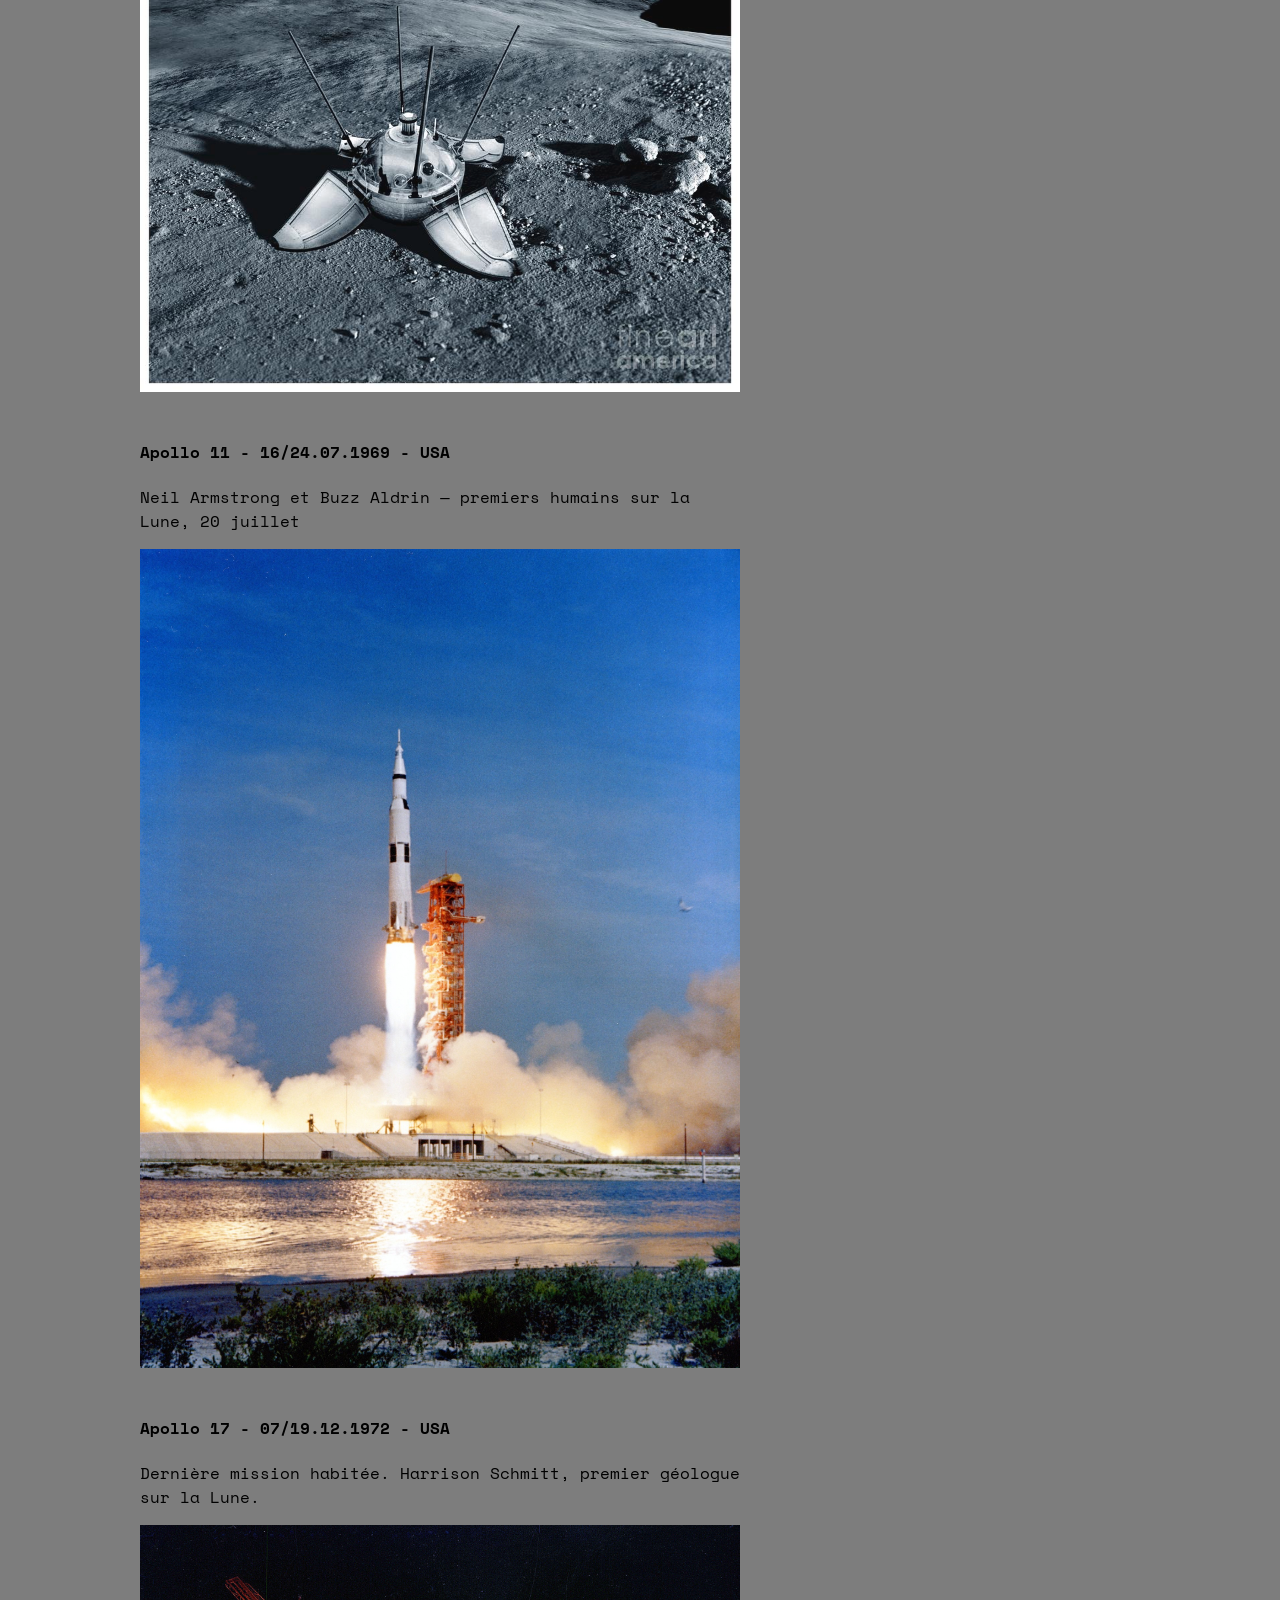
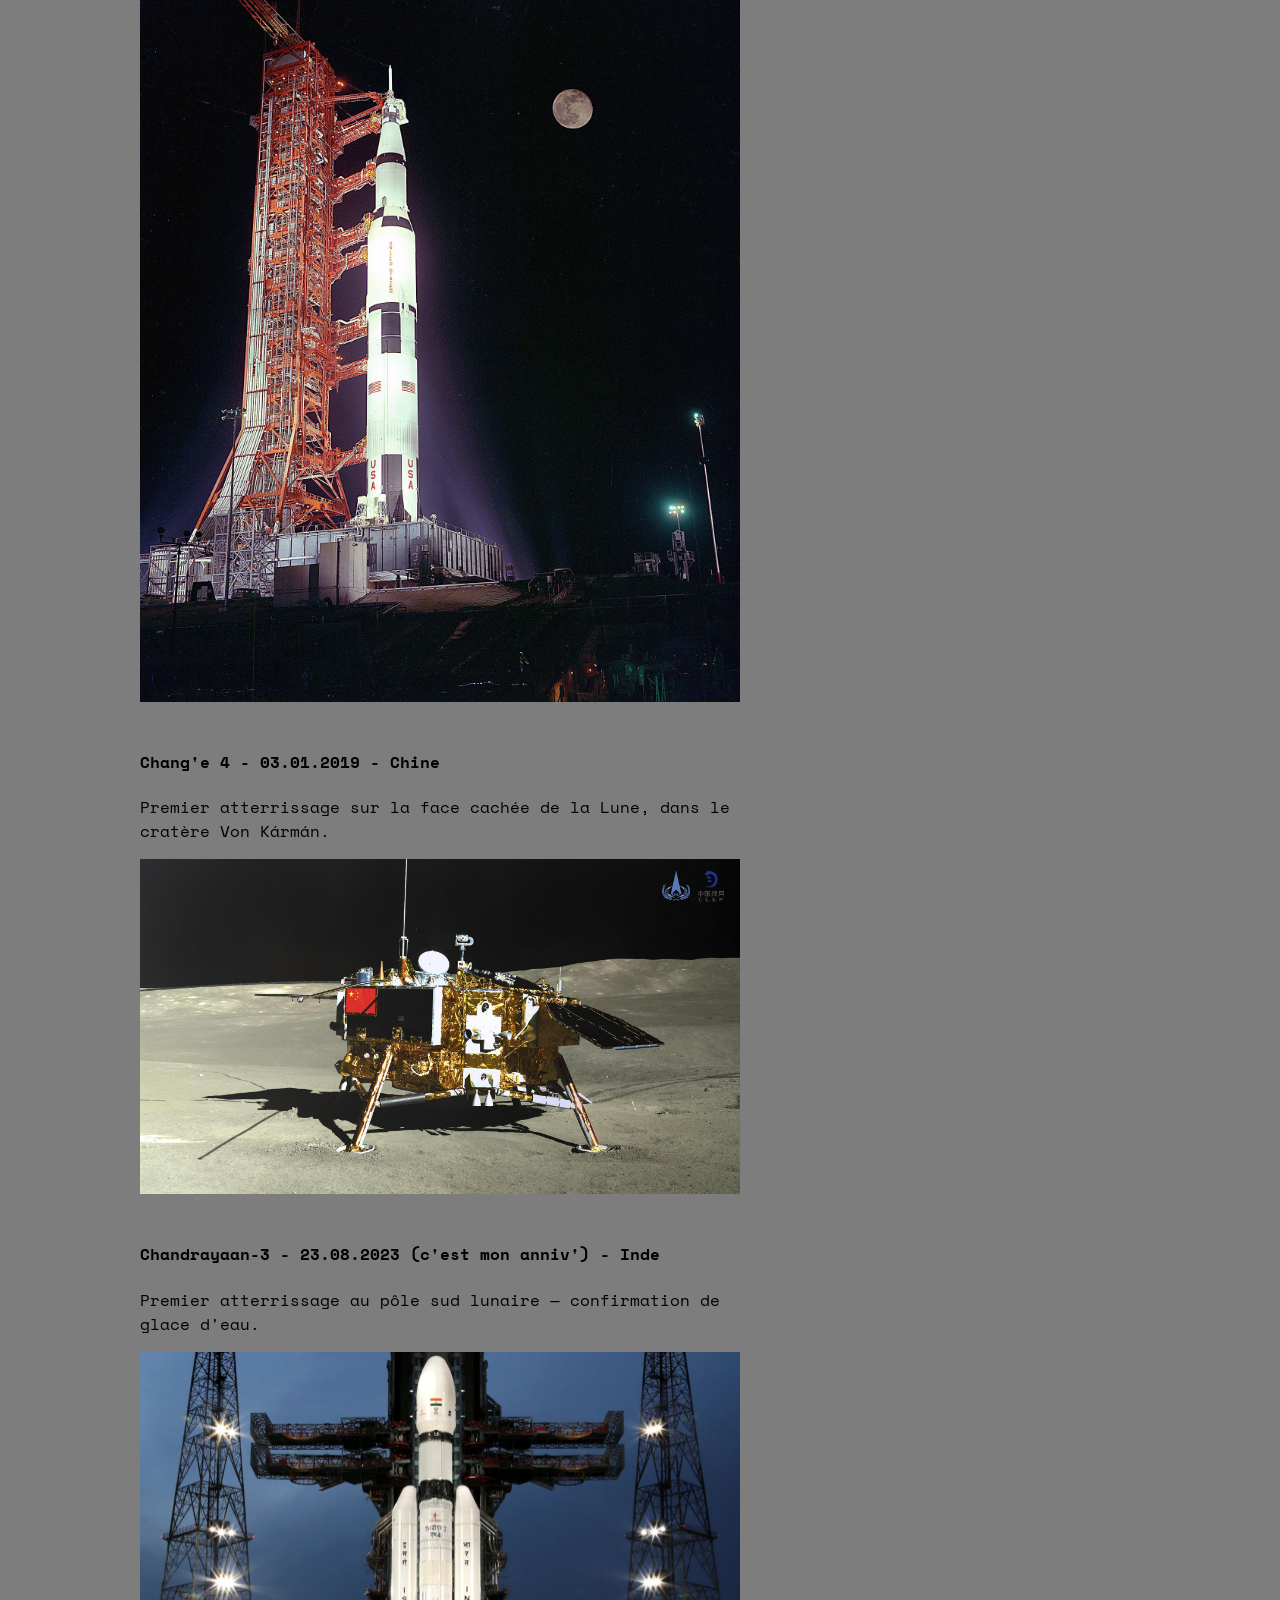
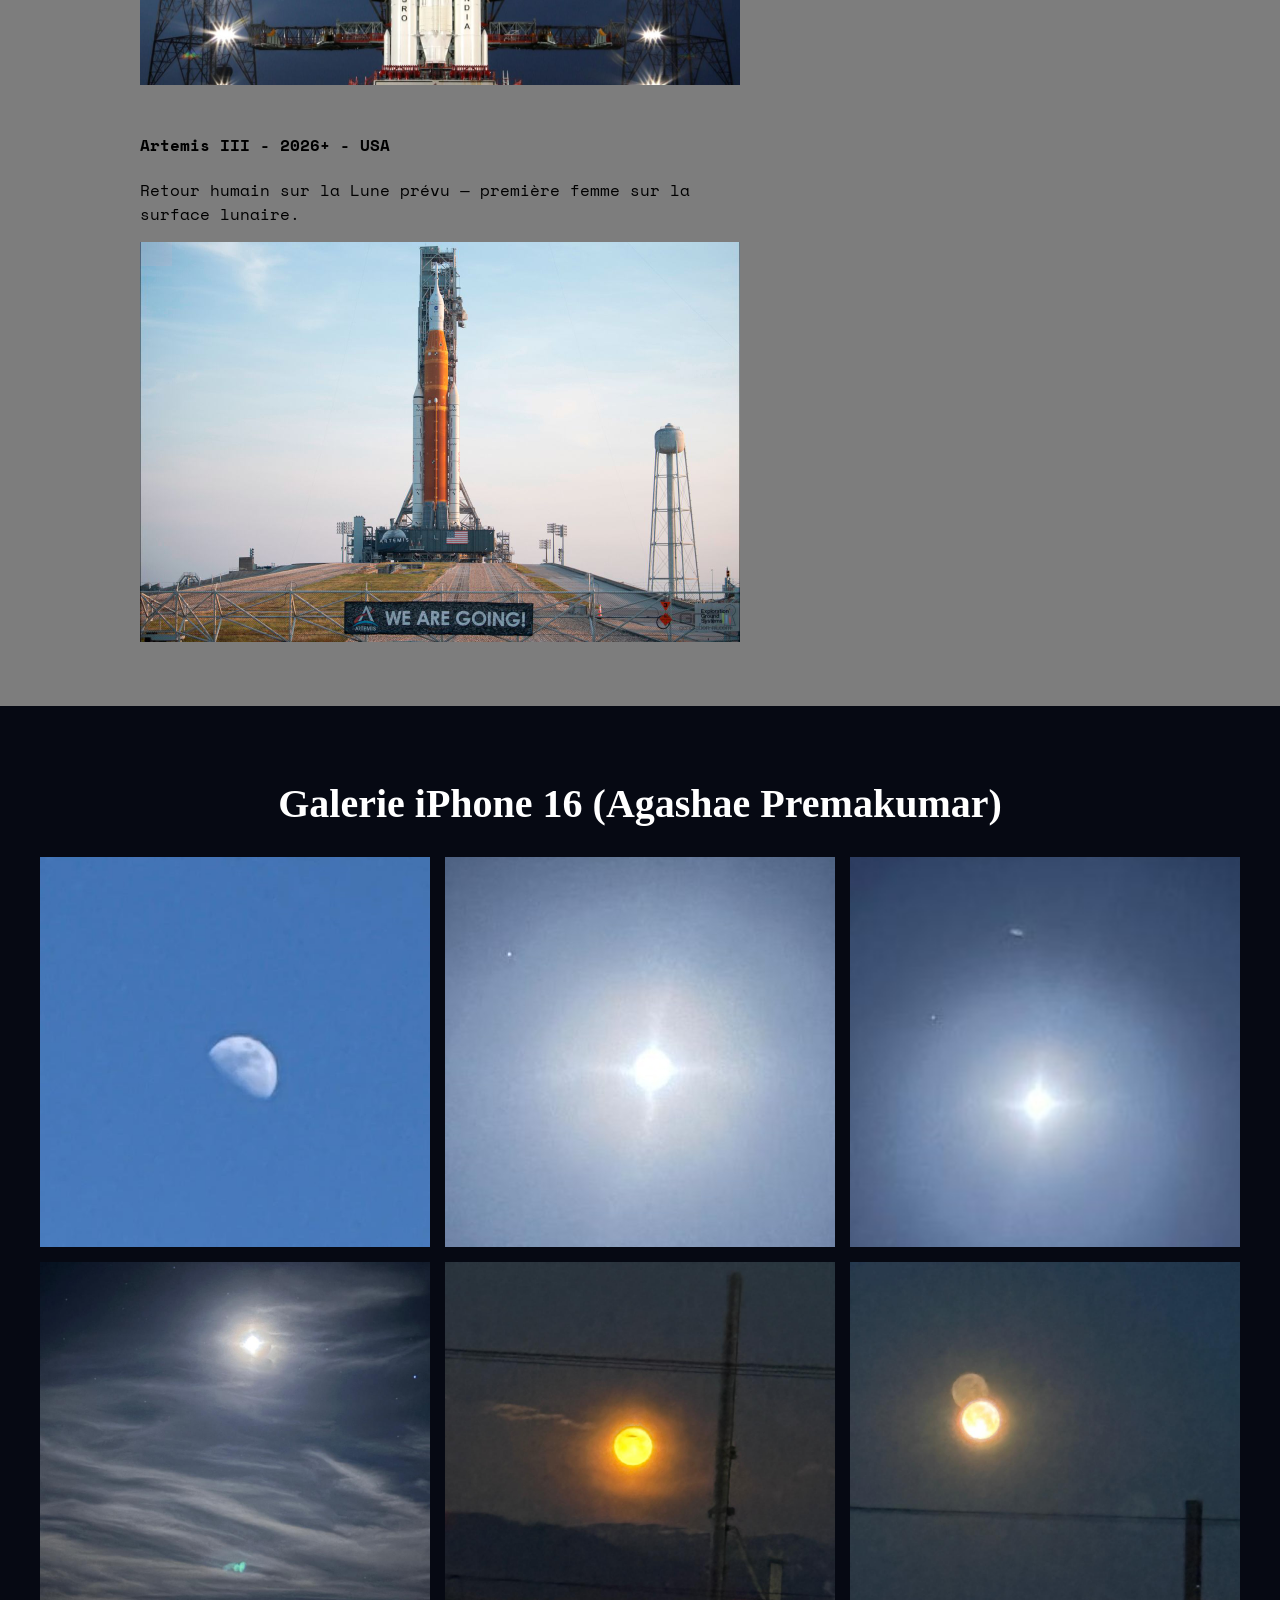
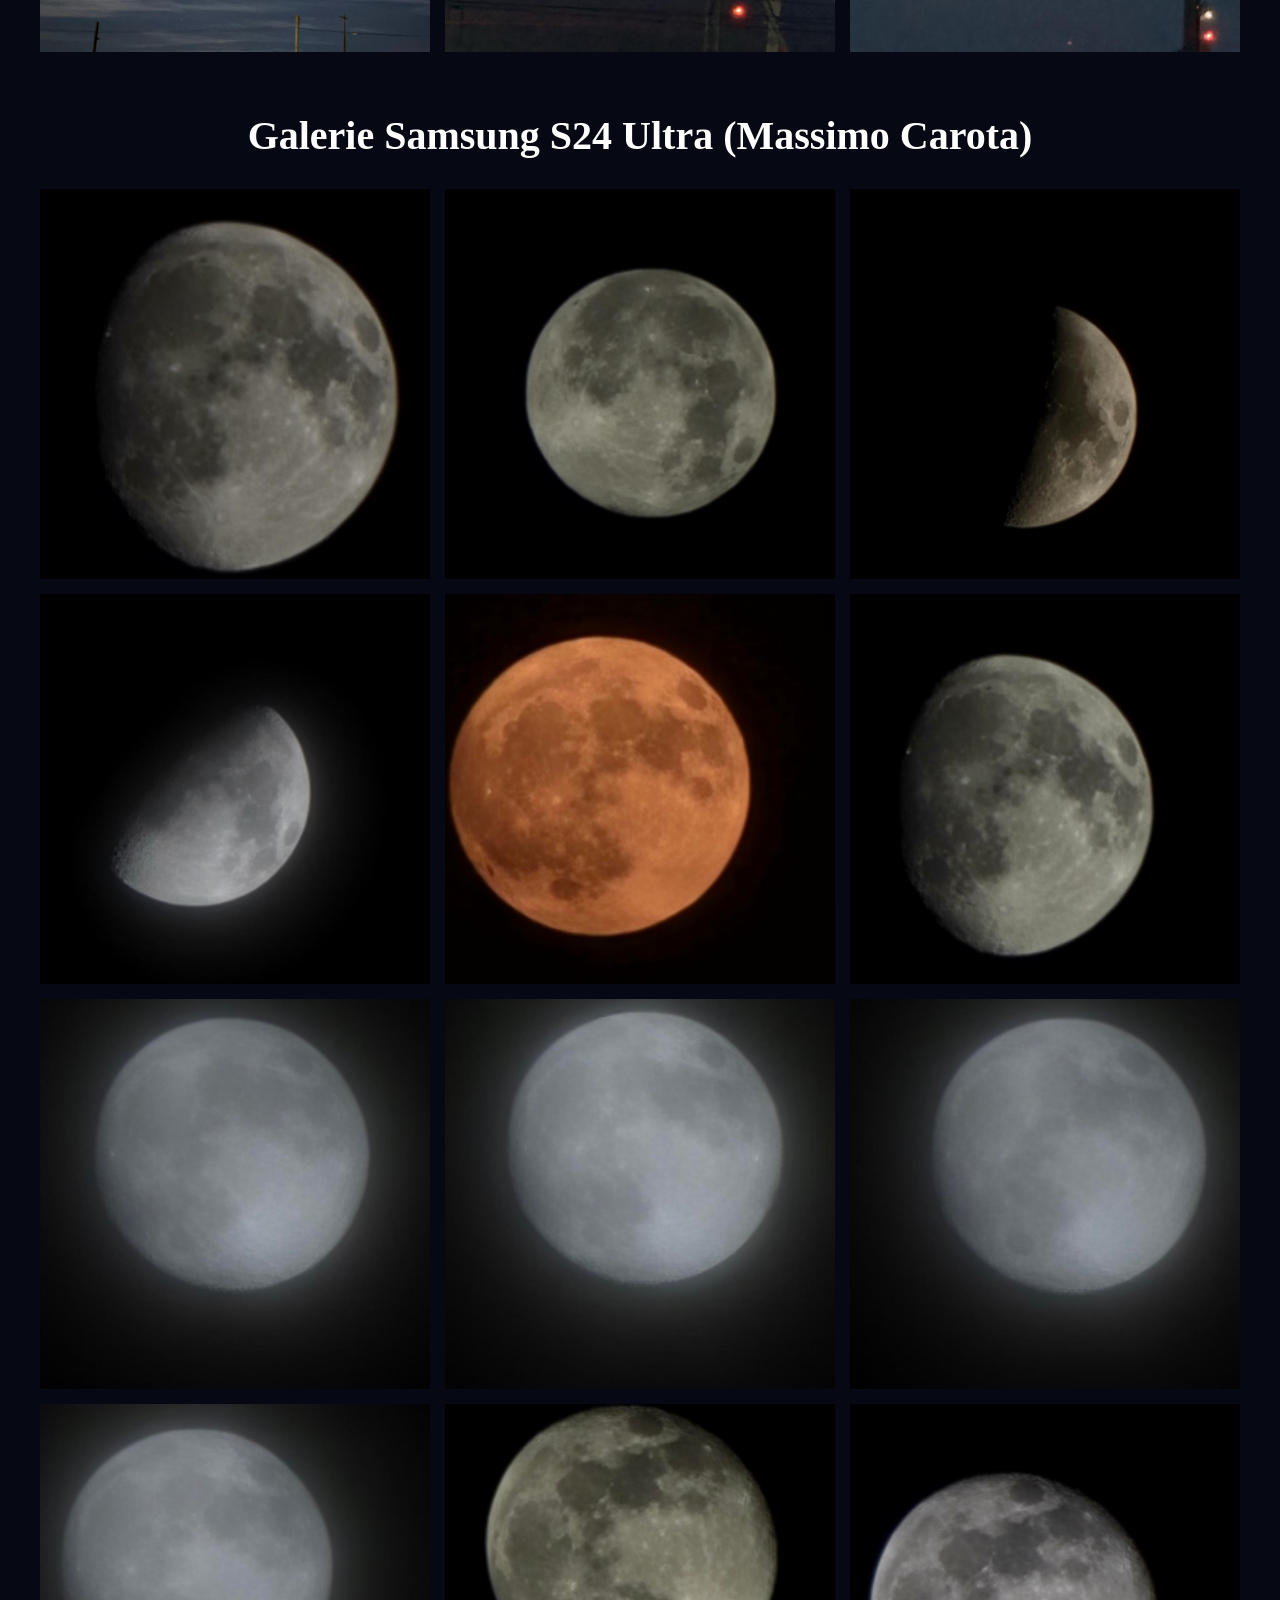
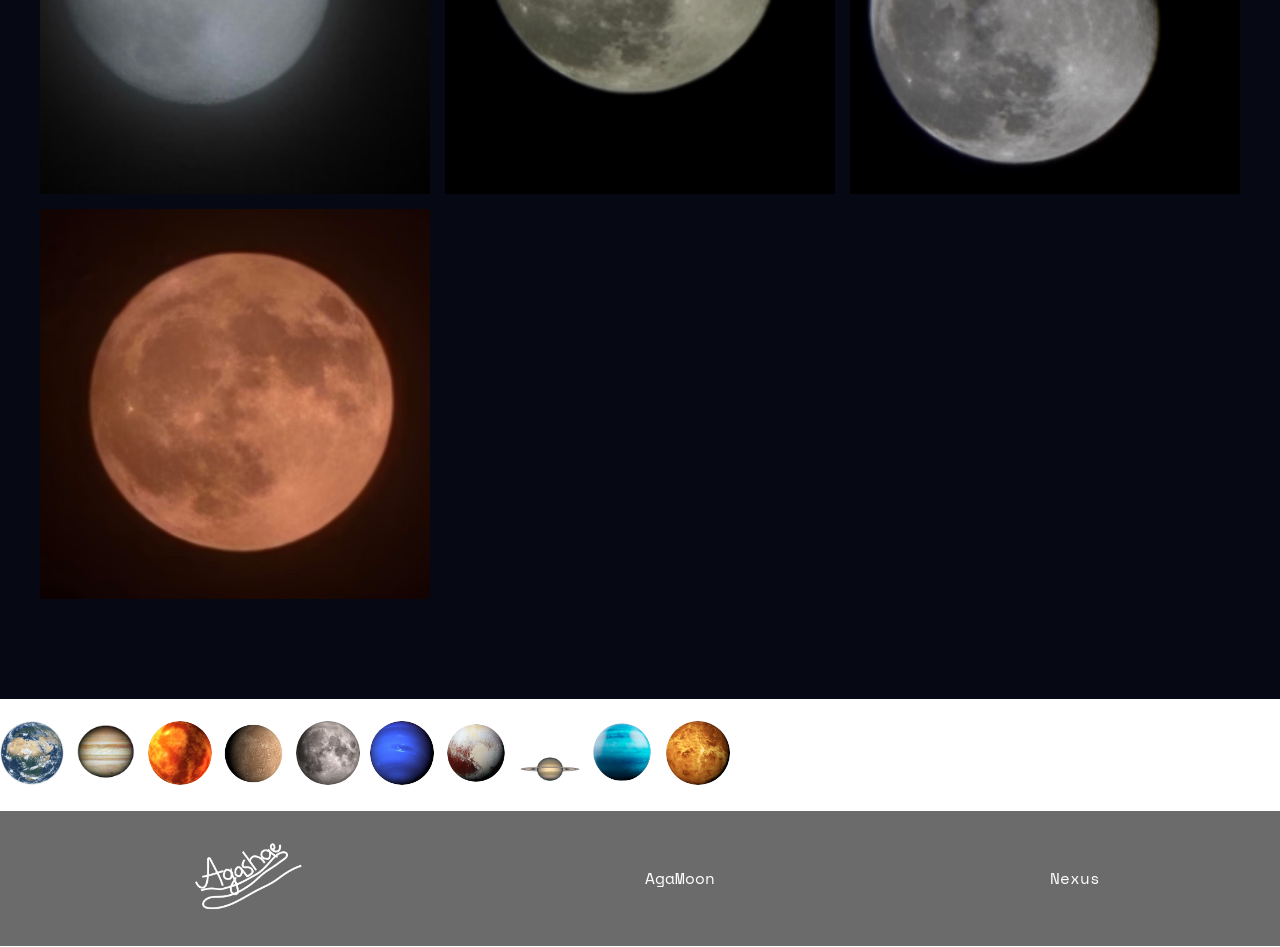
<file: code/accueil.html>
<!DOCTYPE html>
<html lang="fr">

<head>
    <meta charset="UTF-8">
    <meta name="viewport" content="width=device-width, initial-scale=1.0">
    <title>AgaMoon</title>
    <link rel="stylesheet" href="accueil.css">
    <!-- PWA -->
    <link rel="manifest" href="../manifest.json">
    <meta name="theme-color" content="#0a0a1a">
    <meta name="apple-mobile-web-app-capable" content="yes">
    <meta name="apple-mobile-web-app-status-bar-style" content="black-translucent">
    <meta name="apple-mobile-web-app-title" content="AgaMoon">
    <link rel="apple-touch-icon" href="../LogoWebSite.png">
    <!--police écriture-->
    <link href="https://fonts.googleapis.com/css2?family=Space+Mono:ital,wght@0,400;0,700;1,400;1,700&display=swap"
        rel="stylesheet">
</head>

<body>

    <nav>
        <div class="logo">
            <img src="../img/LogoWebSite.png" alt="Logo site web">
            <a href="accueil.html">AgaMoon</a>
        </div>
        <ul class="menu-horizontal">
            <li><a href="#chiffres">Données</a></li>
            <li><a href="#Phases">Phases</a></li>
            <li><a href="#Exploration">Exploration</a></li>
            <li><a href="#Galerie">Galerie</a></li>
            <li><a href="">Nexus</a></li>
        </ul>
    </nav>


    <section class="Presentation">
        <img src="../img/photo-1657637760839-772d81f3e334.jpg" width="60%" alt="Lune sans fond" class="lune">

        <div class="contenu-texte">
            <h1>AgaMoon - Découvrir la Lune 🌜</h1>
            <p class="distance">384 400 km de la Terre</p>
            <p>Seul satellite naturel de la Terre, la Lune fascine l'humanité depuis la nuit des temps — entre science,
                mythes et conquête spatiale.</p>
        </div>
    </section>

    <section class="chiffres" id="chiffres">

        <p>Données scientifiques</p>
        <h2>La Lune en chiffres</h2>

        <div class="grille-stats">
            <div class="carte-stat">
                <h3>3 474 km</h3>
                <span class="label">DIAMÈTRE</span>
                <p>Environ 1/4 du diamètre terrestre</p>
            </div>

            <div class="carte-stat">
                <h3>27,3 j</h3>
                <span class="label">RÉVOLUTION</span>
                <p>Durée d'une orbite complète autour de la Terre</p>
            </div>

            <div class="carte-stat">
                <h3>-173 / +127°C</h3>
                <span class="label">TEMPÉRATURES</span>
                <p>Extrêmes en surface selon l'exposition solaire</p>
            </div>

            <div class="carte-stat">
                <h3>7,34 × 10²² kg</h3>
                <span class="label">MASSE</span>
                <p>Soit 1,2% de la masse de la Terre</p>
            </div>

            <div class="carte-stat">
                <h3>1,62 m/s²</h3>
                <span class="label">GRAVITÉ</span>
                <p>6 fois moins forte que sur Terre</p>
            </div>

            <div class="carte-stat">
                <h3>0 %</h3>
                <span class="label">ATMOSPHÈRE</span>
                <p>Quasi inexistante — seulement une exosphère ténue</p>
            </div>
        </div>
    </section>



    <section class="Phases" id="Phases">
        <h2>Les 8 phases de la Lune</h2>
        <p>Un cycle lunaire complet dure environ 29,5 jours — une lunaison.</p>
        <a href="https://calendrierlunaire.org/phases-lunaires">--- Sources ---</a>
        <p class="MoonEmojis">
            🌑🌒🌓🌔🌕🌖🌗🌘
        </p>

        <div>
            <img src="../img/moon-29.gif" alt="La lune en GIF" class="aura">
            <img src="../img/8Phases/lune-libration-phases.gif" alt="lune-libration-phases" class="aura">
        </div>

        <table>
            <tr>
                <td>Phase de la Lune</td>
                <td>Image</td>
            </tr>
            <tr>
                <td>Nouvelle Lune</td>
                <td><img src="../img/8Phases/phase-nouvelle-lune.jpg" alt="phase-nouvelle-lune"></td>
            </tr>
            <tr>
                <td>Premier Croissant</td>
                <td><img src="../img/8Phases/premier-croissant.jpg" alt="phase-premier-quartier"></td>
            </tr>
            <tr>
                <td>Premier Quartier</td>
                <td><img src="../img/8Phases/phase-premier-quartier.jpg" alt="phase-premier-quartier"></td>
            </tr>
            <tr>
                <td>Lune Gibbeuse Croissante</td>
                <td><img src="../img/8Phases/phase-gibbeuse-croissante.jpg" alt="phase-gibbeuse-croissante"></td>
            </tr>
            <tr>
                <td>Pleine Lune</td>
                <td><img src="../img/8Phases/phase-pleine-lune.jpg" alt="phase-pleine-lune"></td>
            </tr>
            <tr>
                <td>Lune Gibbeuse Décroissante</td>
                <td><img src="../img/8Phases/phase-gibbeuse-decroissante.jpg" alt="phase-gibbeuse-decroissante"></td>
            </tr>
            <tr>
                <td>Dernier Quartier</td>
                <td><img src="../img/8Phases/phase-dernier-quartier.jpg" alt="phase-dernier-quartier"></td>
            </tr>
            <tr>
                <td>Dernier Croissant</td>
                <td><img src="../img/8Phases/dernier-croissant.jpg" alt="dernier-croissant"></td>
            </tr>
        </table>

    </section>

    <section class="Exploration" id="Exploration">
        <p>Histoire spatiale</p>
        <h2>Exploration de la Lune</h2>

        <ul>
            <li>
                <h4>Luna 2 - 12.09.1959 - URSS</h4>
                <p>Premier objet humain à atteindre la surface de la Lune</p>
                <img src="../img/Luna2.jpg" alt="Luna2">
            </li>
            <li>
                <h4>Luna 9 - 31.01.1966 - URSS</h4>
                <p>Premier atterrissage en douceur — premières photos depuis la surface</p>
                <img src="../img/Luna9.jpg" alt="Luna9">
            </li>
            <li>
                <h4>Apollo 11 - 16/24.07.1969 - USA</h4>
                <p>Neil Armstrong et Buzz Aldrin — premiers humains sur la Lune, 20 juillet</p>
                <img src="../img/Apollo11.jpg" alt="Apollo11">
            </li>
            <li>
                <h4>Apollo 17 - 07/19.12.1972 - USA</h4>
                <p>Dernière mission habitée. Harrison Schmitt, premier géologue sur la Lune.</p>
                <img src="../img/Apollo17.jpg" alt="Apollo 17">
            </li>
            <li>
                <h4>Chang'e 4 - 03.01.2019 - Chine</h4>
                <p>Premier atterrissage sur la face cachée de la Lune, dans le cratère Von Kármán.</p>
                <img src="../img/Chang'e 4.jpg" alt="Chang'e 4">
            </li>
            <li>
                <h4>Chandrayaan-3 - 23.08.2023 (c'est mon anniv') - Inde</h4>
                <p>Premier atterrissage au pôle sud lunaire — confirmation de glace d'eau.</p>
                <img src="../img/Chandrayaan-3.jpg" alt="Chandrayaan-3">
            </li>
            <li>
                <h4>Artemis III - 2026+ - USA</h4>
                <p>Retour humain sur la Lune prévu — première femme sur la surface lunaire.</p>
                <img src="../img/artemis-3.jpg" alt="Artemis III">
            </li>
        </ul>

    </section>

    <section class="Galerie" id="Galerie">

        <div class="galerie-container">
            <h2>Galerie iPhone 16 (Agashae Premakumar)</h2>
            <div class="galerie-grid">
                <div class="item panorama"><img src="../img/MoonPhotos/Agashae/026-06-03_Quartier_Jour_CielBleu.png.jpeg" alt="Quartier Jour Ciel Bleu"></div>
                <div class="item verticale"><img src="../img/MoonPhotos/Agashae/2026-06-03_Lune_Brillante_Halo.png.jpeg" alt="Lune Brillante Halo"></div>
                <div class="item"><img src="../img/MoonPhotos/Agashae/2026-06-03_Lune_Fenetre.png.jpeg" alt="Lune Fenetre"></div>
                <div class="item"><img src="../img/MoonPhotos/Agashae/2026-06-03_Lune_Nuages_Effet.png.jpeg" alt="Lune Nuages Effet"></div>
                <div class="item large"><img src="../img/MoonPhotos/Agashae/2026-06-03_Pleine_Orange_Poteau.png.jpeg" alt="Pleine Orange Poteau"></div>
                <div class="item"><img src="../img/MoonPhotos/Agashae/2026-06-03_Pleine_Reflet.png.jpeg" alt="Pleine Reflet"></div>
            </div>
        </div>

        <div class="galerie-container">
            <h2>Galerie Samsung S24 Ultra (Massimo Carota)</h2>
            <div class="galerie-grid">
                <div class="item panorama"><img src="../img/MoonPhotos/Massimo/2026-06-05_Gibbeuse_Detaillee_01.png.jpg" alt="Gibbeuse Detaillee 01"></div>
                <div class="item verticale"><img src="../img/MoonPhotos/Massimo/2026-06-05_Pleine_Claire_01.png.jpg" alt="Pleine Claire 01"></div>
                <div class="item"><img src="../img/MoonPhotos/Massimo/2026-06-05_Croissant.png.jpg" alt="Croissant"></div>
                <div class="item"><img src="../img/MoonPhotos/Massimo/2026-06-05_Quartier.png.jpg" alt="Quartier"></div>
                <div class="item large"><img src="../img/MoonPhotos/Massimo/2026-06-05_Pleine_Rousse_01.png.jpg" alt="Pleine Rousse 01"></div>
                <div class="item"><img src="../img/MoonPhotos/Massimo/2026-06-05_Gibbeuse_Detaillee_02.png.jpg" alt="Gibbeuse Detaillee 02"></div>
                <div class="item"><img src="../img/MoonPhotos/Massimo/2026-06-05_Pleine_Brumeux_01.png.jpg" alt="Pleine Brumeux 01"></div>
                <div class="item"><img src="../img/MoonPhotos/Massimo/2026-06-05_Pleine_Brumeux_02.png.jpg" alt="Pleine Brumeux 02"></div>
                <div class="item"><img src="../img/MoonPhotos/Massimo/2026-06-05_Pleine_Brumeux_03.png.jpg" alt="Pleine Brumeux 03"></div>
                <div class="item"><img src="../img/MoonPhotos/Massimo/2026-06-05_Pleine_Brumeux_04.png.jpg" alt="Pleine Brumeux 04"></div>
                <div class="item"><img src="../img/MoonPhotos/Massimo/2026-06-05_Pleine_Claire_02.png.jpg" alt="Pleine Claire 02"></div>
                <div class="item"><img src="../img/MoonPhotos/Massimo/2026-06-05_Pleine_Claire_03.png.jpg" alt="Pleine Claire 03"></div>
                <div class="item"><img src="../img/MoonPhotos/Massimo/2026-06-05_Pleine_Rousse_02.png.jpg" alt="Pleine Rousse 02"></div>
            </div>
        </div>
    </section>


    <div class="animation-container">
        <img src="../img/Transparent/earth.png" class="roulant" alt="Terre qui roule">
        <img src="../img/Transparent/Jupiter.png" class="roulant" alt="Jupiter qui roule">
        <img src="../img/Transparent/Mars.webp" class="roulant" alt="Mars qui roule">
        <img src="../img/Transparent/Mercure.webp" class="roulant" alt="Mercure qui roule">
        <img src="../img/Transparent/MoonTransparent.png" class="roulant" alt="Lune qui roule">
        <img src="../img/Transparent/Neptune.webp" class="roulant" alt="Neptune qui roule">
        <img src="../img/Transparent/Pluton.webp" class="roulant" alt="Pluton qui roule">
        <img src="../img/Transparent/Saturn_from_Hubble.png" class="roulant" alt="Saturne qui roule">
        <img src="../img/Transparent/Uranus.png" class="roulant" alt="Uranus qui roule">
        <img src="../img/Transparent/Venus-PNG-Background.png" class="roulant" alt="Vénus qui roule">
    </div>


    <footer>
        <img src="../img/LogoWebSite.png" alt="Logo site web">
        <a href="accueil.html">AgaMoon</a>
        <a href="">Nexus</a>
    </footer>

    <script>
        if ("serviceWorker" in navigator) {
            window.addEventListener("load", () => {
                navigator.serviceWorker
                    .register("../service-worker.js")
                    .then((reg) => console.log("[PWA] Service Worker enregistré :", reg.scope))
                    .catch((err) => console.error("[PWA] Erreur :", err));
            });
        }
    </script>

</body>

</html>
</file>
<file: style.css>
/*tout*/
body{
    margin: 0;
    font-family: 'Space Mono', monospace;
}

/*nav*/

nav {
    background-color: black;
    display: flex;
    justify-content: space-between;
    align-items: center;
    padding: 1%;

    flex-wrap: wrap;
}

.logo {
    display: flex;
    align-items: center;
    gap: 10px;
}

nav img {
    width: 130px;
    filter: invert(100%);
}

a {
    color: white;
    text-decoration: none;
}

.menu-horizontal {
    display: flex;
 /* supprime  puces */
        list-style-type: none; 
    padding: 0;
    margin: 0;       
    gap: 20px;   
        flex-wrap: wrap;
    justify-content: center; 
}

/*presentation*/
.Presentation {
    display: flex;
    align-items: center;
    padding: 5%;
    margin: 0 auto;
    background-color: black;
    flex-wrap: wrap;
    justify-content: center;
    gap: 30px;
}

.Presentation .lune {
    max-width: 100%;
    height: auto;
}

.contenu-texte {
    color: rgb(209, 209, 209);

    /* ajout */
    flex: 1;
    min-width: 250px;
}

/*chiffres*/
.chiffres {
    background-color: rgb(26, 26, 48);
    color: #ffffff;
    padding: 40px 20px;
}

h2 {
    text-align: center;
    margin-bottom: 40px;
    font-size: 2rem;
}

.chiffres p {
    text-align: center;
}

/*met en blanc toute la div, pas que quand je met sur le p*/
.carte-stat:hover p{
    color: #ffffff;
}

.grille-stats {
    display: grid;
    grid-template-columns: repeat(auto-fit, minmax(250px, 1fr));
    max-width: 1200px;
    margin: 0 auto;
    background-color: rgba(255, 255, 255, 0.1);
    gap: 1px;
    border: 1px solid rgba(255, 255, 255, 0.1);
}

.carte-stat {
    background-color: rgb(26, 26, 48); 
    padding: 40px 30px;
    display: flex;
    flex-direction: column;
    justify-content: center;
}

.carte-stat h3 {
    font-size: 2.2rem;
    font-weight: 800;
    margin: 0 0 8px 0;
    letter-spacing: 1px;
}

.carte-stat .label {
    font-size: 0.8rem;
    color: #8a8da4; 
    font-weight: 700;
    letter-spacing: 2px;
    margin-bottom: 20px;
}

.carte-stat p {
    font-size: 1rem;
    color: #616479; 
    margin: 0;
    line-height: 1.5;
}


.carte-stat:hover{
    background-color: rgba(255, 255, 255, 0.2);
    transition: 0.5 ease;
}

/*phases*/
.Phases {
    background-color: rgb(5, 5, 15);
    color: #ffffff;
    padding: 60px 20px;
    display: flex;
    flex-direction: column;
    align-items: center;
}

/*2 GIF */
.Phases div {
    display: flex;
    flex-wrap: wrap;
    justify-content: center;
    gap: 20px;
}

.Phases img {
    max-width: 100%;
    height: auto;
}
.Phases img:hover {
    transform: scale(1.1);
        transition: 0.5 ease;

}

.MoonEmojis {
    font-size: clamp(1.5rem, 5vw, 3rem);
}

.Phases table {
    margin: 3%;
    width: 100%;
    max-width: 900px;
}

.Phases table img {
    width: 100%;
    max-width: 300px;
    height: auto;
}

table td {
    padding: 1%;
}


/*exploration*/
.Exploration {
    display: flex;
    flex-direction: column;
    align-items: center;
    justify-content: center;
    background-color: #7d7d7d;
}

.Exploration img{
    width: 100%;
    max-width: 600px;
    height: auto;
}

.Exploration ul {
    list-style-type: none;/* Supprime les puces */
    padding: 0;
    width: min(100%, 1000px);
}

.Exploration li {
    margin-bottom: 3rem;
}

.Exploration img {
    width: 100%;
    max-width: 600px;
    height: auto;
    display: block;
}

.Exploration p,
.Exploration h4 {
    max-width: 600px;
}

/*galerie images*/
.Galerie {
  background-color: #060913;
  color: #ffffff;
  padding: 40px 20px;
  font-family: sans-serif;
}

.Galerie .item:hover{
    transform: scale(1.05);
        transition: 0.5 ease;

}

.galerie-container {
  max-width: 1200px;
  margin: 0 auto 60px auto;
}

.galerie-container h2 {
  font-size: 2.5rem;
  margin-bottom: 30px;
  font-family: 'Playfair Display', Georgia, serif;
}

.galerie-grid {
  display: grid;
  grid-template-columns: repeat(3, 1fr); 
  gap: 15px; 
}

.item {
  width: 100%;
  aspect-ratio: 1 / 1; /*format carré parfait pour chaque bloc */
  overflow: hidden; /* Coupe ce qui dépasse proprement */
}

.item img {
  width: 100%;
  height: 100%;
  object-fit: cover; /* Remplit le carré sans déformer la Lune */
  display: block;
}

.animation-container {
  width: 100%;
  overflow: hidden;
  padding: 20px 0;
  background: transparent;
}

.roulant {
  width: 5%;  
  border-radius: 50%; 
  object-fit: cover;
  
  animation: rouleEtBouge 10s linear infinite;
}

/* animation globale */
@keyframes rouleEtBouge {
  0% {
    transform: translateX(-100px) rotate(0deg); 
  }
  100% {
    transform: translateX(100vw) rotate(360deg);
  }
}

/*footer*/
footer {
    background-color: rgb(107, 107, 107);
    display: flex;
    justify-content: space-around; 
    align-items: center; 
    margin-bottom: 1px;
    padding: 1%;
}


footer img{
    width: 130px;
    /*inverser les couleurs logo*/
      filter: invert(100%);
}

.aura:hover{
    transition: 1 ease;
}
</file>
<file: code/accueil.css>
/*tout*/
body{
    margin: 0;
    font-family: 'Space Mono', monospace;
}

/*nav*/

nav {
    background-color: black;
    display: flex;
    justify-content: space-between;
    align-items: center;
    padding: 1%;

    flex-wrap: wrap;
}

.logo {
    display: flex;
    align-items: center;
    gap: 10px;
}

nav img {
    width: 130px;
    filter: invert(100%);
}

a {
    color: white;
    text-decoration: none;
}

.menu-horizontal {
    display: flex;
 /* supprime  puces */
        list-style-type: none; 
    padding: 0;
    margin: 0;       
    gap: 20px;   
        flex-wrap: wrap;
    justify-content: center; 
}

/*presentation*/
.Presentation {
    display: flex;
    align-items: center;
    padding: 5%;
    margin: 0 auto;
    background-color: black;
    flex-wrap: wrap;
    justify-content: center;
    gap: 30px;
}

.Presentation .lune {
    max-width: 100%;
    height: auto;
}

.contenu-texte {
    color: rgb(209, 209, 209);

    /* ajout */
    flex: 1;
    min-width: 250px;
}

/*chiffres*/
.chiffres {
    background-color: rgb(26, 26, 48);
    color: #ffffff;
    padding: 40px 20px;
}

h2 {
    text-align: center;
    margin-bottom: 40px;
    font-size: 2rem;
}

.chiffres p {
    text-align: center;
}


.grille-stats {
    display: grid;
    grid-template-columns: repeat(auto-fit, minmax(250px, 1fr));
    max-width: 1200px;
    margin: 0 auto;
    background-color: rgba(255, 255, 255, 0.1);
    gap: 1px;
    border: 1px solid rgba(255, 255, 255, 0.1);
}

.carte-stat {
    background-color: rgb(26, 26, 48); 
    padding: 40px 30px;
    display: flex;
    flex-direction: column;
    justify-content: center;
}

.carte-stat h3 {
    font-size: 2.2rem;
    font-weight: 800;
    margin: 0 0 8px 0;
    letter-spacing: 1px;
}

.carte-stat .label {
    font-size: 0.8rem;
    color: #8a8da4; 
    font-weight: 700;
    letter-spacing: 2px;
    margin-bottom: 20px;
}

.carte-stat p {
    font-size: 1rem;
    color: #616479; 
    margin: 0;
    line-height: 1.5;
}


.carte-stat:hover{
    background-color: rgba(255, 255, 255, 0.2);
    transition: 0.5 ease;
}

/*phases*/
.Phases {
    background-color: rgb(5, 5, 15);
    color: #ffffff;
    padding: 60px 20px;
    display: flex;
    flex-direction: column;
    align-items: center;
}

/*2 GIF */
.Phases div {
    display: flex;
    flex-wrap: wrap;
    justify-content: center;
    gap: 20px;
}

.Phases img {
    max-width: 100%;
    height: auto;
}
.Phases img:hover {
    transform: scale(1.1);
        transition: 0.5 ease;

}

.MoonEmojis {
    font-size: clamp(1.5rem, 5vw, 3rem);
}

.Phases table {
    margin: 3%;
    width: 100%;
    max-width: 900px;
}

.Phases table img {
    width: 100%;
    max-width: 300px;
    height: auto;
}

table td {
    padding: 1%;
}


/*exploration*/
.Exploration {
    display: flex;
    flex-direction: column;
    align-items: center;
    justify-content: center;
    background-color: #7d7d7d;
}

.Exploration img{
    width: 100%;
    max-width: 600px;
    height: auto;
}

.Exploration ul {
    list-style-type: none;/* Supprime les puces */
    padding: 0;
    width: min(100%, 1000px);
}

.Exploration li {
    margin-bottom: 3rem;
}

.Exploration img {
    width: 100%;
    max-width: 600px;
    height: auto;
    display: block;
}

.Exploration p,
.Exploration h4 {
    max-width: 600px;
}

/*galerie images*/
.Galerie {
  background-color: #060913;
  color: #ffffff;
  padding: 40px 20px;
  font-family: sans-serif;
}

.Galerie .item:hover{
    transform: scale(1.05);
        transition: 0.5 ease;

}

.galerie-container {
  max-width: 1200px;
  margin: 0 auto 60px auto;
}

.galerie-container h2 {
  font-size: 2.5rem;
  margin-bottom: 30px;
  font-family: 'Playfair Display', Georgia, serif;
}

.galerie-grid {
  display: grid;
  grid-template-columns: repeat(3, 1fr); 
  gap: 15px; 
}

.item {
  width: 100%;
  aspect-ratio: 1 / 1; /*format carré parfait pour chaque bloc */
  overflow: hidden; /* Coupe ce qui dépasse proprement */
}

.item img {
  width: 100%;
  height: 100%;
  object-fit: cover; /* Remplit le carré sans déformer la Lune */
  display: block;
}

.animation-container {
  width: 100%;
  overflow: hidden;
  padding: 20px 0;
  background: transparent;
}

.roulant {
  width: 5%;  
  border-radius: 50%; 
  object-fit: cover;
  
  animation: rouleEtBouge 10s linear infinite;
}

/* animation globale */
@keyframes rouleEtBouge {
  0% {
    transform: translateX(-100px) rotate(0deg); 
  }
  100% {
    transform: translateX(100vw) rotate(360deg);
  }
}

/*footer*/
footer {
    background-color: rgb(107, 107, 107);
    display: flex;
    justify-content: space-around; 
    align-items: center; 
    margin-bottom: 1px;
    padding: 1%;
}


footer img{
    width: 130px;
    /*inverser les couleurs logo*/
      filter: invert(100%);
}

.aura:hover{
    transition: 1 ease;
}
</file>
